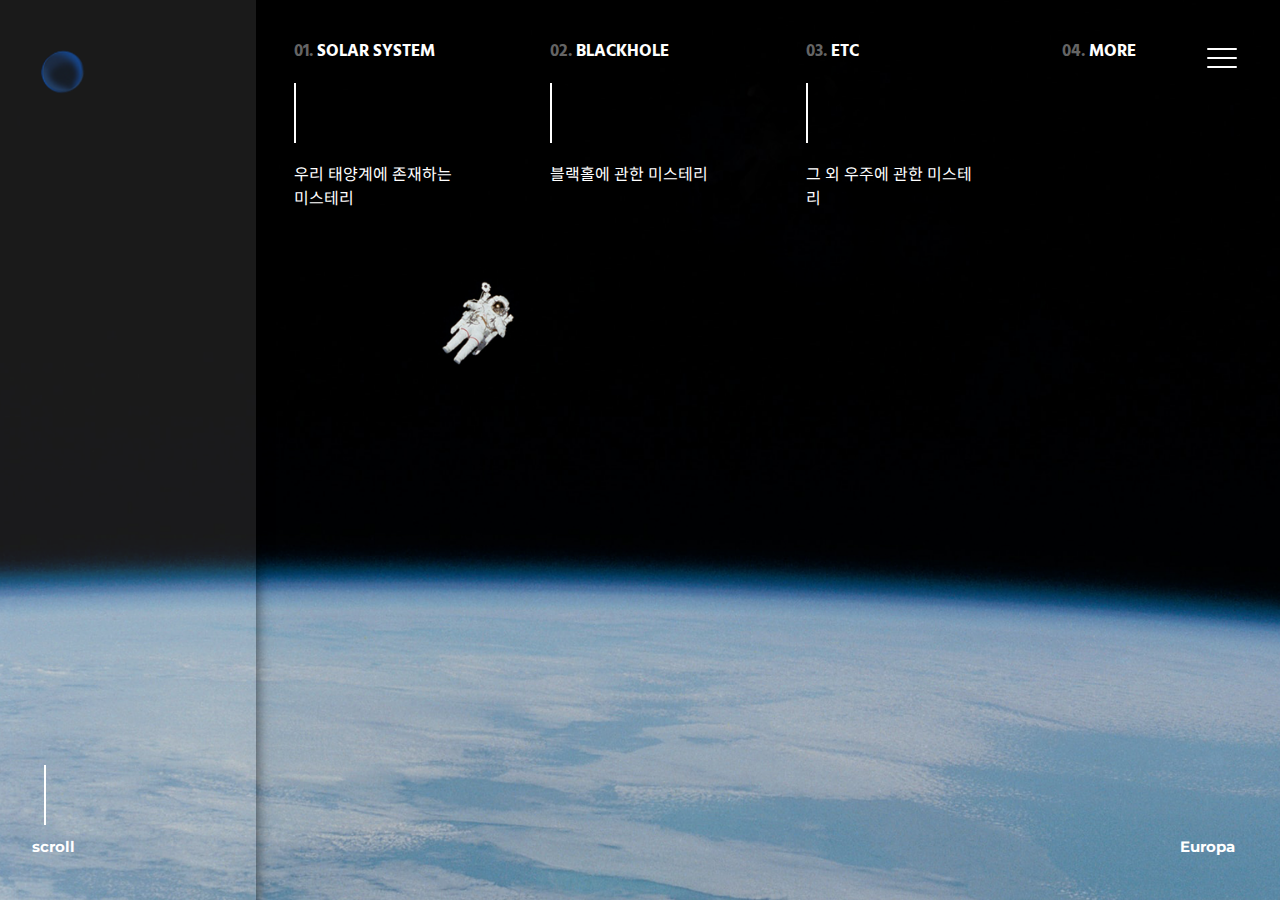
<file: index.html>
<!doctype html>
<html>
<head>
<meta charset="utf-8">
<meta name="viewport" content="width=device-width, initial-scale=1">
<title>Europa</title>
	
	<link rel="stylesheet" href="style.css">
	
	<link rel="preconnect" href="https://fonts.gstatic.com">
	<link href="https://fonts.googleapis.com/css2?family=Hind:wght@300;400&family=Montserrat:wght@400;500;700&family=Noto+Sans+KR:wght@300&display=swap" rel="stylesheet">
	
	<style>
        * {margin: 0; padding: 0;}
		
		input[id="menuicon"] {display:none;}
		input[id="menuicon"] + label {display:block;margin:30px;width:30px;height:20px;position:absolute;cursor:pointer; right: 1%; top: 2%; z-index: 99;}
		input[id="menuicon"] + label span {display:block;position:absolute;width:100%;height:2px;border-radius:30px;background:#fff;transition:all .35s;}
		input[id="menuicon"] + label span:nth-child(1) {top:0;}
		input[id="menuicon"] + label span:nth-child(2) {top:50%;transform:translateY(-50%);} /* 비슷하게 사용할 수 있는 style top:calc(50% - 2.5px); margin-top:-2.5px;*/
		input[id="menuicon"] + label span:nth-child(3) {bottom:0;}
		input[id="menuicon"]:checked + label {z-index:99;}
		input[id="menuicon"]:checked + label span {background:#fff;}
		input[id="menuicon"]:checked + label span:nth-child(1) {top:50%;transform:translateY(-50%) rotate(45deg);}
		input[id="menuicon"]:checked + label span:nth-child(2) {opacity:0;}
		input[id="menuicon"]:checked + label span:nth-child(3) {bottom:50%;transform:translateY(50%) rotate(-45deg);}
		div[class="sidebar"] {width:300px;height:100%;position:fixed;top:0;right:-300px;z-index:1;transition:all .35s; float: right;}
		input[id="menuicon"]:checked + label + div {right:0;}
		
		a:link {text-decoration: none; color: #fff;}
		a:visited {text-decoration: none; color: #fff;}
		a:active {text-decoration: none; color: #750000;}
		a:hover {text-decoration: none; color: #2170FF; transition:all .10s;}
	</style>
</head>

<body>
	<!--로고 부분-->
	<div class="navigation">
		<a href="index.html">
		<h1><img src="image/logo.png" alt="logo"></h1></a>
		<div class="vl2"></div>
		<h3>scroll</h3>
		<h4>Europa</h4>
		<input type="checkbox" id="menuicon">
			<label for="menuicon">
				<span></span>
				<span></span>
				<span></span>
			</label>
		<div class="sidebar">
				<a href="./html/solarsystem.html">01. SOLAR SYSTEM</a><br><br>
				<a href="./html/blackhole.html">02. BLACKHOLE</a><br><br>
				<a href="./html/etc.html">03. ETC</a><br><br>
				<a href="./html/more.html">04. MORE</a>
		</div>
	</div>
	<!--전체 큰 틀-->
	<div id="contents">
		<article class="article_box1"></article>
		
		<!--solar system 부분-->
		<article class="article_box2">
			<div id="box">
				<a href="./html/solarsystem.html">
				<p class="jemok"><span>01.</span> SOLAR SYSTEM</p></a><br>
				<br><div class="vl"></div>
				<div class="details">
					<p>우리 태양계에 존재하는 미스테리</p><br>
					<p2>오우무아무아</p2><br>
					<p2>오르트 구름</p2><br>
					<p2>제 9행성</p2><br>
					<p2>S5-HVS1</p2><br><br>
					<a href="./html/solarsystem.html"><p3>See More.</p3></a>
				</div>
			</div>
		</article>
		
		<!--2번쨰-->
		<article class="article_box3">
			<div id="box">
				<a href="./html/blackhole.html">
				<p class="jemok"><span>02.</span> BLACKHOLE</p></a><br>
				<br><div class="vl"></div>
				<div class="details">
					<p>블랙홀에 관한 미스테리</p><br>
					<p2>웜홀</p2><br>
					<p2>퀘이사</p2><br>
					<p2>사라진 블랙홀</p2><br><br>
					<a href="./html/blackhole.html"><p3>See More.</p3></a>
				</div>
			</div>
		</article>
		
		<!--3번쨰-->
		<article class="article_box4">
			<div id="box">
				<a href="./html/etc.html">
				<p class="jemok"><span>03.</span> ETC</p></a><br>
				<br><div class="vl"></div>
				<div class="details">
					<p>그 외 우주에 관한 미스테리</p><br>
					<p2>HD 139139</p2><br>
					<p2>태비의 별: KIC 8462852</p2><br>
					<p2>IRAS 00500+6713</p2><br>
					<p2>므두셀라</p2><br><br>
					<a href="./html/etc.html"><p3>See More.</p3></a>
				</div>
			</div>
		</article>
		
		<!--4번쨰-->
		<article class="article_box5">
			<div id="box">
				<a href="./html/more.html">
				<p class="jemok"><span>04.</span> MORE</p></a><br>
			</div>
		</article>
	</div>
</body>
</html>
</file>
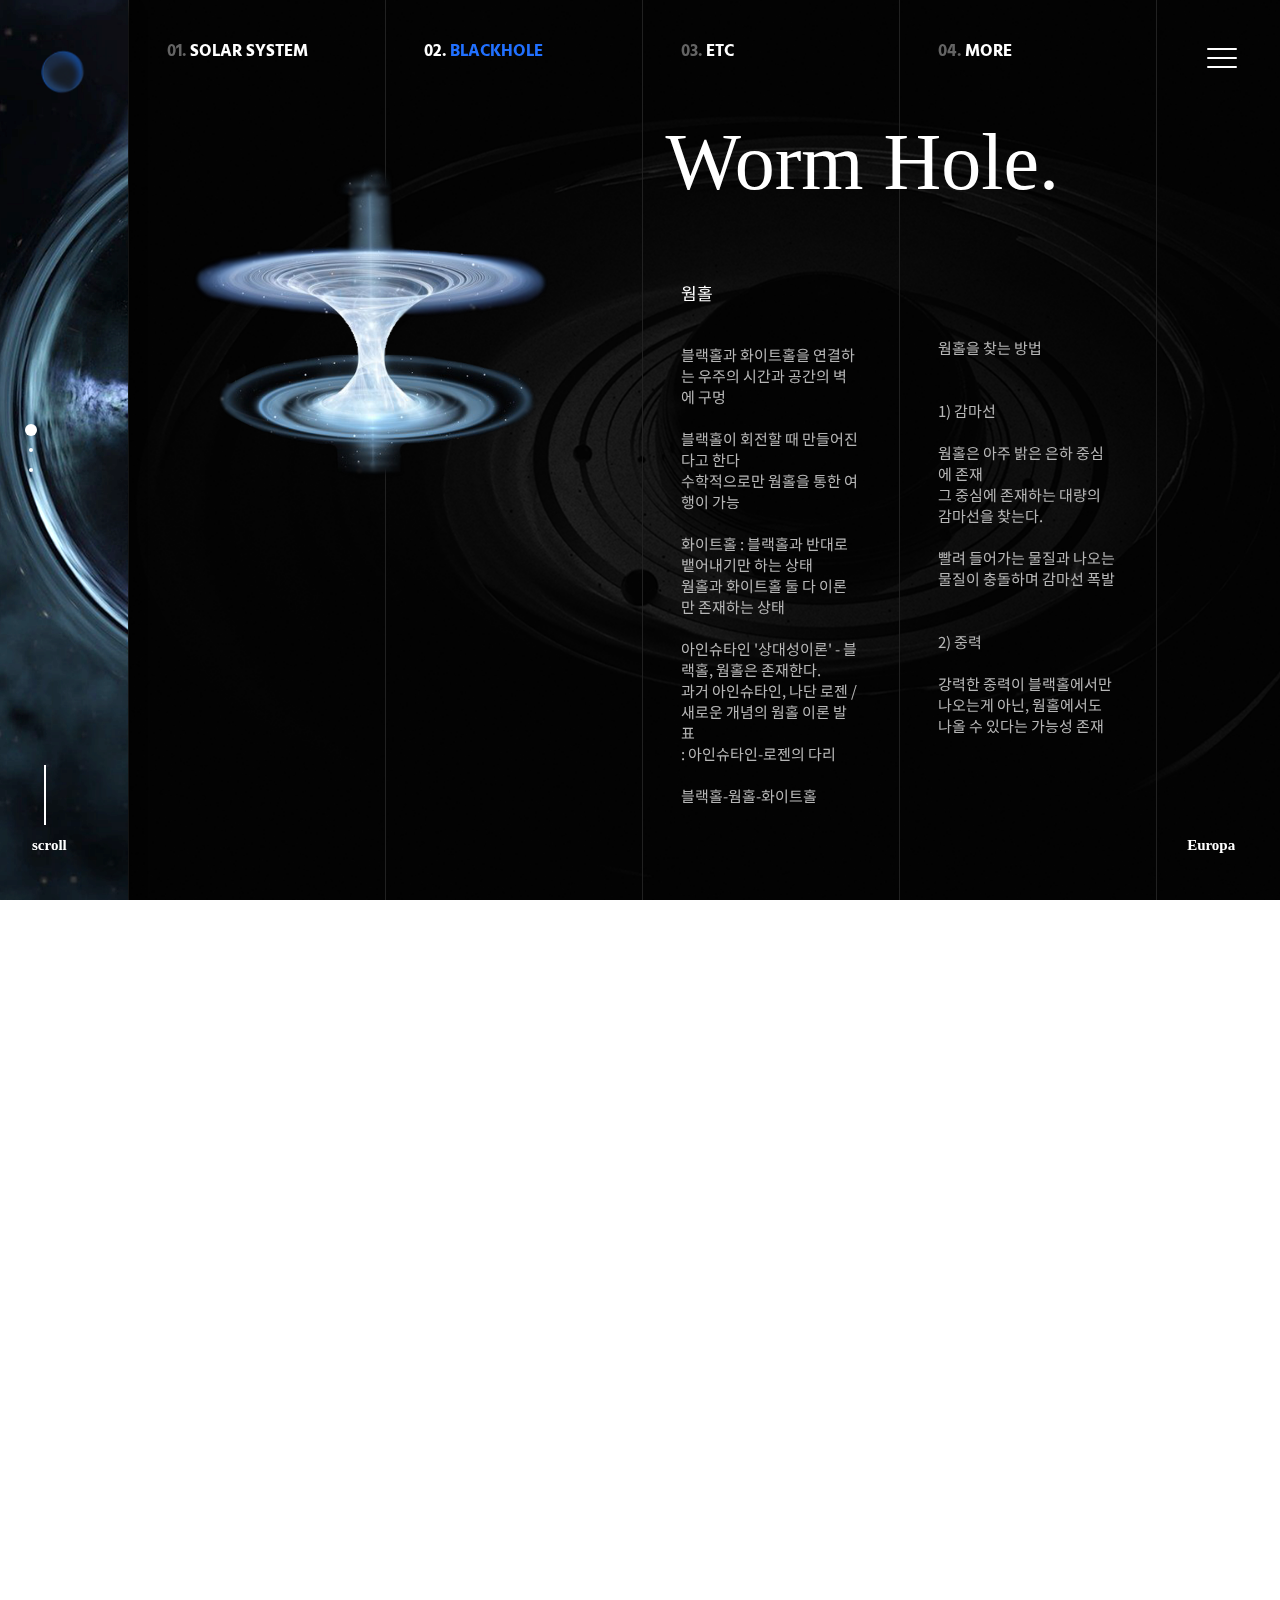
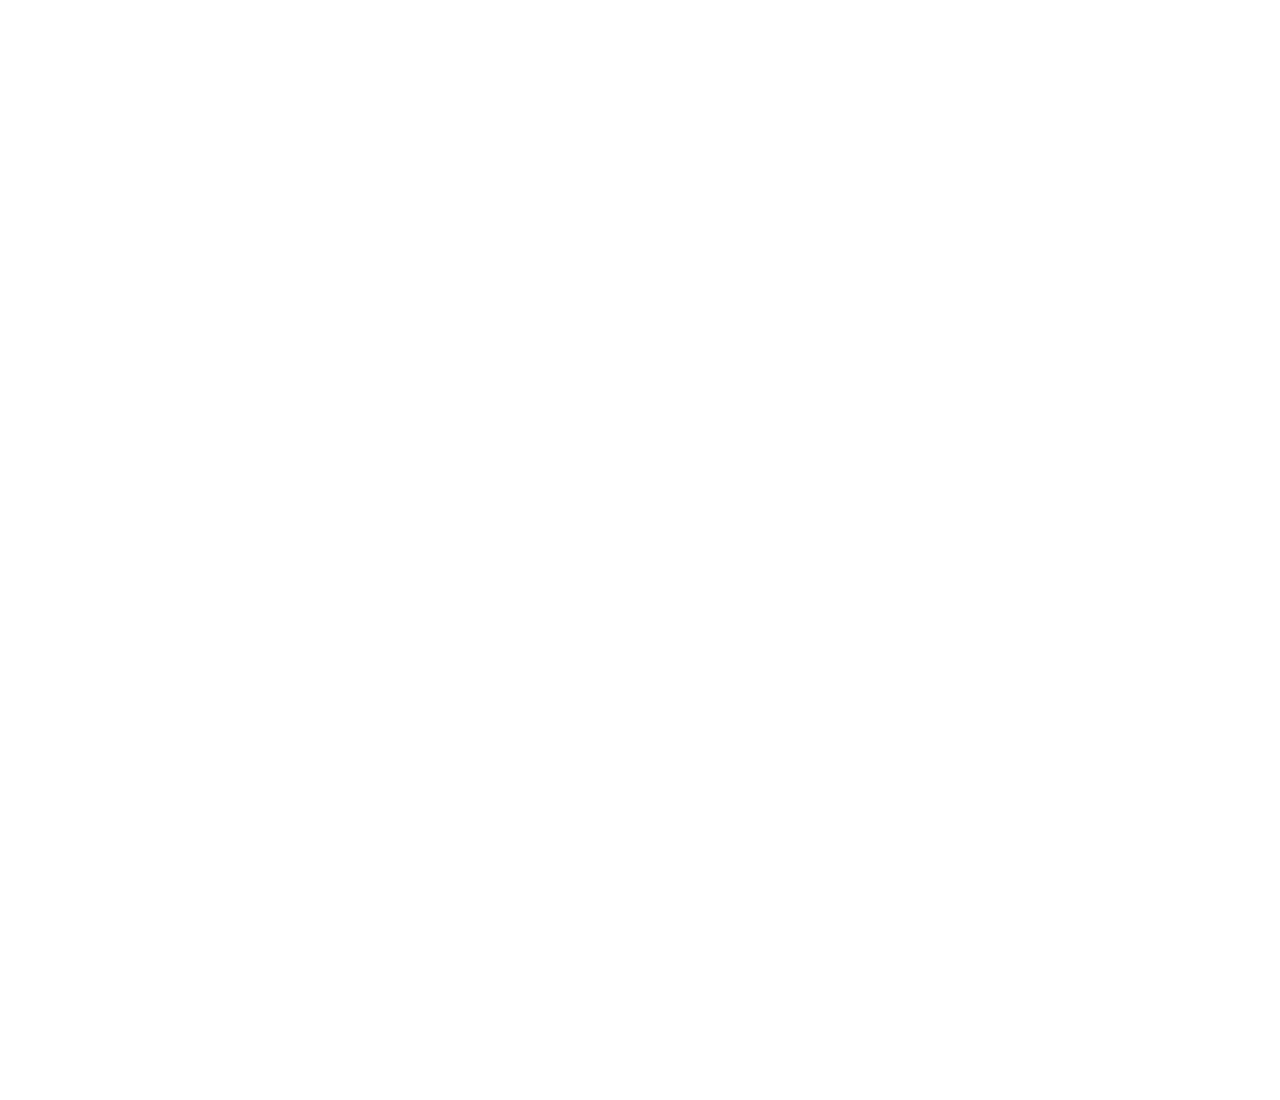
<file: html/blackhole.html>
<!doctype html>
<html>
<head>
<meta charset="utf-8">
<meta name="viewport" content="width=device-width, initial-scale=1">
	
<title>Blackhole</title>
	
	<link rel="stylesheet" href="../css/style3.css">
	
	<link rel="stylesheet" href="../js/fullpage.min.css">
	<script src="../js/fullpage.min.js"></script>
	
	<link rel="preconnect" href="https://fonts.gstatic.com">
	<link href="https://fonts.googleapis.com/css2?family=Hind:wght@300;400&family=Montserrat:wght@400;500;700&family=Noto+Sans+KR:wght@300&display=swap" rel="stylesheet">
	
	<style>
        * {margin: 0; padding: 0;}
		
		input[id="menuicon"] {display:none;}
		input[id="menuicon"] + label {display:block;margin:30px;width:30px;height:20px;position:absolute;cursor:pointer; right: 1%; top: 2%; z-index: 99;}
		input[id="menuicon"] + label span {display:block;position:absolute;width:100%;height:2px;border-radius:30px;background:#fff;transition:all .35s;}
		input[id="menuicon"] + label span:nth-child(1) {top:0;}
		input[id="menuicon"] + label span:nth-child(2) {top:50%;transform:translateY(-50%);} /* 비슷하게 사용할 수 있는 style top:calc(50% - 2.5px); margin-top:-2.5px;*/
		input[id="menuicon"] + label span:nth-child(3) {bottom:0;}
		input[id="menuicon"]:checked + label {z-index:99;}
		input[id="menuicon"]:checked + label span {background:#fff;}
		input[id="menuicon"]:checked + label span:nth-child(1) {top:50%;transform:translateY(-50%) rotate(45deg);}
		input[id="menuicon"]:checked + label span:nth-child(2) {opacity:0;}
		input[id="menuicon"]:checked + label span:nth-child(3) {bottom:50%;transform:translateY(50%) rotate(-45deg);}
		div[class="sidebar"] {width:300px;height:100%;position:fixed;top:0;right:-300px;z-index:1;transition:all .35s; float: right;}
		input[id="menuicon"]:checked + label + div {right:0;}
		
		a:link {text-decoration: none; color: #fff;}
		a:visited {text-decoration: none; color: #fff;}
		a:active {text-decoration: none; color: #750000;}
		a:hover {text-decoration: none; color: #2170FF; transition:all .10s;}
	</style>
</head>

<body>
	<!--로고 부분-->
	<div class="navigation">
		<a href="../index.html">
		<h1><img src="../image/logo.png" alt="logo"></h1></a>
		<div class="vl2"></div>
		<h3>scroll</h3>
		<h4>Europa</h4>
		<input type="checkbox" id="menuicon">
			<label for="menuicon">
				<span></span>
				<span></span>
				<span></span>
			</label>
		<div class="sidebar">
			<a href="./solarsystem.html">01. SOLAR SYSTEM</a><br><br>
			<a href="./blackhole.html">02. BLACKHOLE</a><br><br>
			<a href="./etc.html">03. ETC</a><br><br>
			<a href="./more.html">04. MORE</a>
		</div>
	</div>
	<!--전체 큰 틀-->
	<div id="full-page">
		
		<!--11111111111111111111111111111111111111111111-->
		<div class="section s0">
	<div id="contents">
		<article class="article_box1">
			<img src="../image/05_1.png" alt="01_1">
		</article>
		
		<!--2번째-->
		<article class="article_box2">
			<div id="box">
				<a href="./solarsystem.html">
				<p class="jemok"><span>01.</span> SOLAR SYSTEM</p></a><br>
			</div>
		</article>
		
		<!--3번쨰-->
		<article class="article_box3">
			<div id="box">
				<a href="">
				<p class="jemok1"><span>02.</span> BLACKHOLE</p></a><br>
			</div>
		</article>
		
		<!--4번쨰-->
		<article class="article_box4">
			<div id="box">
				<a href="./etc.html">
				<p class="jemok"><span>03.</span> ETC</p></a><br>
				<div class="details">
					<p>웜홀</p><br>
					<p2>
					<br>블랙홀과 화이트홀을 연결하는 우주의 시간과 공간의 벽에 구멍
				<br><br>블랙홀이 회전할 때 만들어진다고 한다
					<br>수학적으로만 웜홀을 통한 여행이 가능
				<br><br>화이트홀 : 블랙홀과 반대로 뱉어내기만 하는 상태
					<br>웜홀과 화이트홀 둘 다 이론만 존재하는 상태
				<br><br>아인슈타인 '상대성이론' - 블랙홀, 웜홀은 존재한다.
					<br>과거 아인슈타인, 나단 로젠 / 새로운 개념의 웜홀 이론 발표
					<br>: 아인슈타인-로젠의 다리
				<br><br>블랙홀-웜홀-화이트홀 
					</p2>
				</div>
			</div>
		</article>
		
		<!--5번쨰-->
		<article class="article_box5">
			<div id="box">
				<a href="./more.html">
				<p class="jemok"><span>04.</span> MORE</p></a><br>
				<div class="details2">
				<p2>
					<br>웜홀을 찾는 방법
				<br><br><br>1) 감마선 
				<br><br>웜홀은 아주 밝은 은하 중심에 존재
					<br>그 중심에 존재하는 대량의 감마선을 찾는다.
				<br><br>빨려 들어가는 물질과 나오는 물질이 충돌하며 감마선 폭발
				<br><br>
					<br>2) 중력
				<br><br>강력한 중력이 블랙홀에서만 나오는게 아닌, 웜홀에서도 나올 수 있다는 가능성 존재
					</p2>
				</div>
			</div>
		</article>
		
		<!--6번쨰-->
		<article class="article_box6"></article>
		
		<!--박스들 위-->
		<article class="up">
			<div id="more">
				<p1>Worm Hole.</p1>
				<img src="../image/05_wormhole.png" alt="gugu" style="max-width:28%; height:auto;"/>
			</div>
		</article>
		
		
	</div>
		</div>
		
		<!--2222222222222222222222222222222222222222222-->
		<div class="section s1">
	<div id="contents">
		<article class="article_box1">
			<img src="../image/06_1.png" alt="06_1">
		</article>
		
		<!--2번째-->
		<article class="article_box2">
			<div id="box">
				<a href="./solarsystem.html">
				<p class="jemok"><span>01.</span> SOLAR SYSTEM</p></a><br>
			</div>
		</article>
		
		<!--3번쨰-->
		<article class="article_box3">
			<div id="box">
				<a href="">
				<p class="jemok1"><span>02.</span> BLACKHOLE</p></a><br>
			</div>
		</article>
		
		<!--4번쨰-->
		<article class="article_box4">
			<div id="box">
				<a href="./etc.html">
				<p class="jemok"><span>03.</span> ETC</p></a><br>
				<div class="details">
					<p>퀘이사</p><br>
					<p2>
					<br>가시 우주에서 가장 밝은 천체 중 하나
					<br>먼 곳에 있는 활동 은하 핵의 일종
				<br><br>현재 우리가 관측하는 퀘이사는 과거의 모습
					<br>(멀리 떨어진 천체일수록, 빛이 우리 눈에 도달하는데 시간이 걸림)
				<br><br>빅뱅 우주론의 유력한 증거
					<br>최근으로 올수록 퀘이사가 적게 발견 
					<br>: 과거 우주와 현재 우주가 밀도 등의 면에서 달랐다는 사실
				<br><br>우주 초기에 비해 환경이 변하자 활동성을 잃음
					</p2>
				</div>
			</div>
		</article>
		
		<!--5번쨰-->
		<article class="article_box5">
			<div id="box">
				<a href="">
				<p class="jemok"><span>04.</span> MORE</p></a><br>
				<div class="details2">
				<p2>
					<br>퀘이사의 에너지원은 초대질량 블랙홀
				<br><br>빠른 속도로 주변 먼지와 가스를 집어 삼킨다.
					<br>(초신성 - 중성자별, 백색왜성 등)
					<br>ULAS J1120+0641
				<br><br>: 현재까지 발견된 퀘이사 중 가장 먼 거리에 존재
				<br><br>태양의 20억배 질량을 가진 블랙홀이 에너지원
				<br><br>UL.27이라는 초거대 퀘이사군도 존재
					<br>사자자리 부근에서 발견
					</p2>
				</div>
			</div>
		</article>
		
		<!--6번쨰-->
		<article class="article_box6"></article>
		
		<!--박스들 위-->
		<article class="up">
			<div id="more">
				<p1>Quasar.</p1>
				<img src="../image/06_quasar.jpg" alt="gugu" style="max-width:28%; height:auto;"/>
			</div>
		</article>
		
		
	</div>
		</div>
		
		
		<!--33333333333333333333333333333333333333333-->
		<div class="section s2">
	<div id="contents">
		<article class="article_box1">
			<img src="../image/07_1.png" alt="07_1">
		</article>
		
		<!--2번째-->
		<article class="article_box2">
			<div id="box">
				<a href="./solarsystem.html">
				<p class="jemok"><span>01.</span> SOLAR SYSTEM</p></a><br>
			</div>
		</article>
		
		<!--3번쨰-->
		<article class="article_box3">
			<div id="box">
				<a href="">
				<p class="jemok1"><span>02.</span> BLACKHOLE</p></a><br>
			</div>
		</article>
		
		<!--4번쨰-->
		<article class="article_box4">
			<div id="box">
				<a href="./etc.html">
				<p class="jemok"><span>03.</span> ETC</p></a><br>
				<div class="details">
					<p>사라진 블랙홀</p><br>
					<p2>
					<br>지금까지 발견된 모든 은하 중 가장 밝은 중심 핵
					<br>: 중심에 초거대 블랙홀이 있을 것이라 추측
				<br><br>존재한다면 현재 가장 큰 블랙홀인 TON 618보다 더 클 것으로 추측
				<br><br>하지만 관측할 수 없었음
					<br>: 블랙홀이 사라졌을 가능성
				<br><br>두 은하의 결합 - 에너지 폭발 - 블랙홀을 은하 중심에서 밀어냄
					</p2>
				</div>
			</div>
		</article>
		
		<!--5번쨰-->
		<article class="article_box5">
			<div id="box">
				<a href="">
				<p class="jemok"><span>04.</span> MORE</p></a><br>
				<div class="details2">
				<p2>
					</p2>
				</div>
			</div>
		</article>
		
		<!--6번쨰-->
		<article class="article_box6"></article>
		
		<!--박스들 위-->
		<article class="up">
			<div id="more">
				<p1>Abell 2261 BCG.</p1>
				<img src="../image/07_abell.png" alt="gugu" style="max-width:28%; height:auto;"/>
			</div>
		</article>
	</div>
		</div>
	</div>
	
	
	<!--동글이 부분-->
	<script>
	new fullpage('#full-page', {
		licenseKey: 'OPEN-SOURCE-GPLV3-LICENSE',
		navigation: true,
		navigationPosition: 'left',
		navigationTooltips: ['웜홀','퀘이사','사라진 블랙홀']
	});
	</script>
	
</body>
</html>
</file>
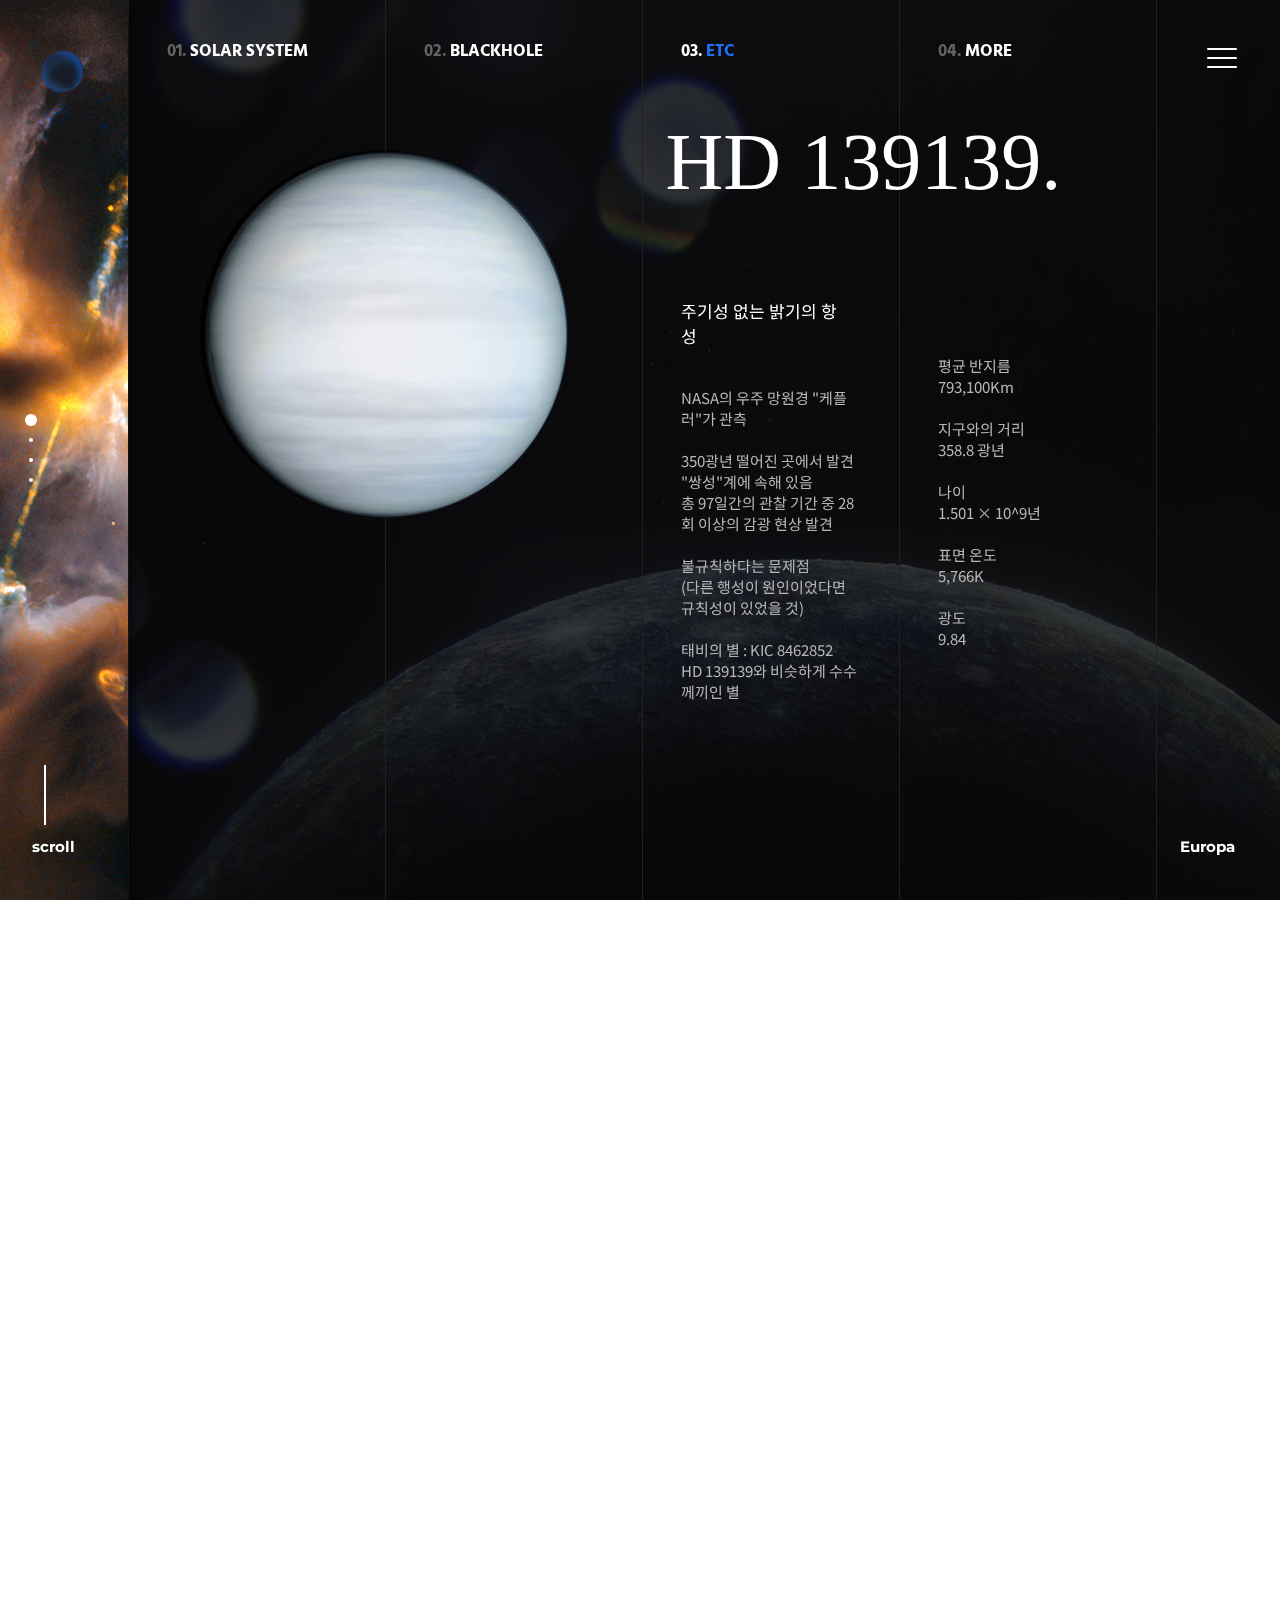
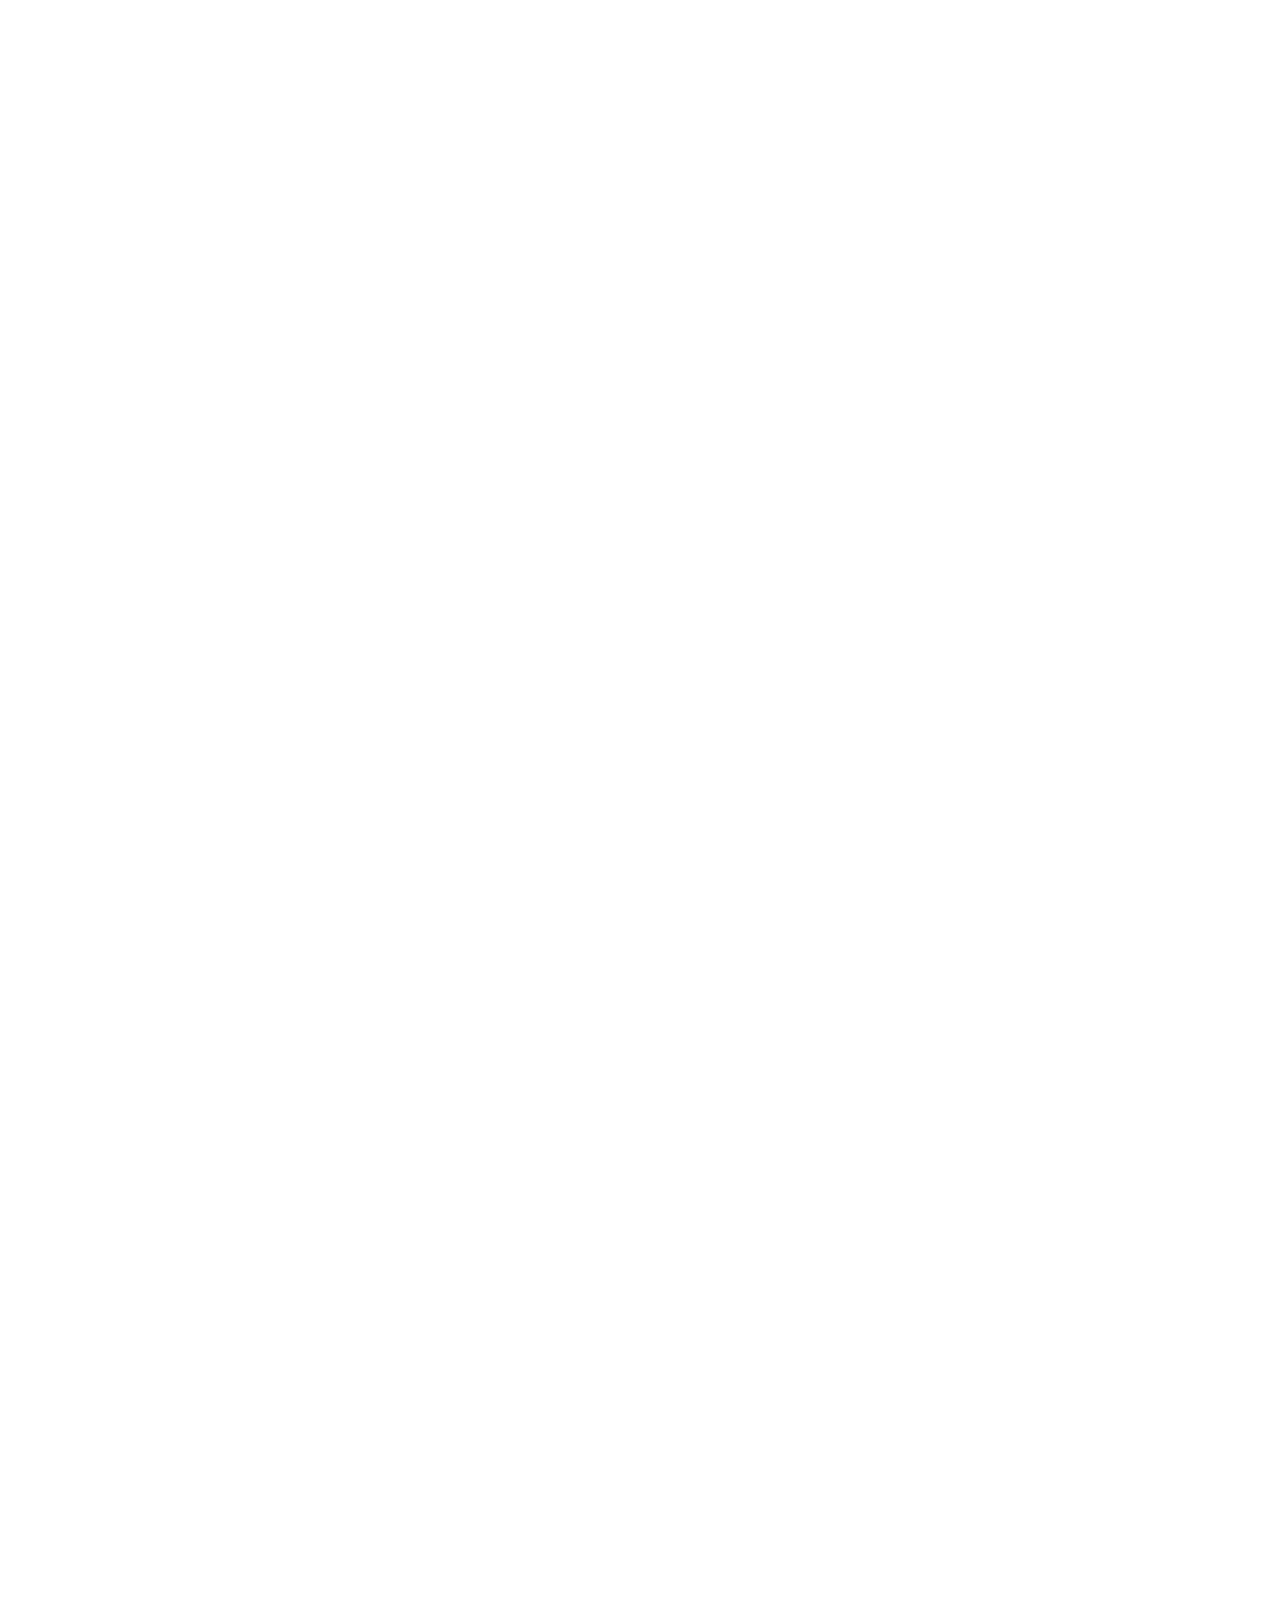
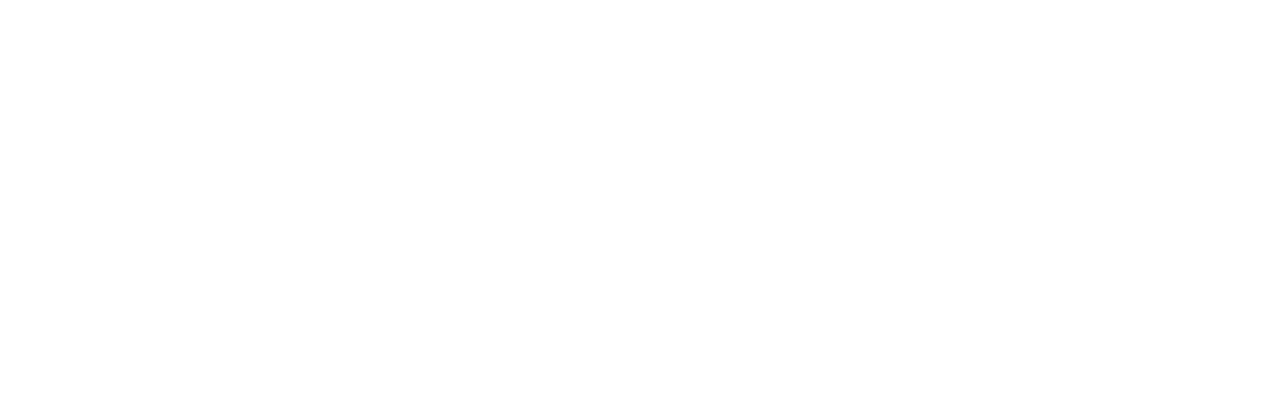
<file: html/etc.html>
<!doctype html>
<html>
<head>
<meta charset="utf-8">
<meta name="viewport" content="width=device-width, initial-scale=1">
<title>SolarSystem</title>
	
	<link rel="stylesheet" href="../css/style4.css">
	
	<link rel="stylesheet" href="../js/fullpage.min.css">
	<script src="../js/fullpage.min.js"></script>
	
	<link rel="preconnect" href="https://fonts.gstatic.com">
	<link href="https://fonts.googleapis.com/css2?family=Hind:wght@300;400&family=Montserrat:wght@400;500;700&family=Noto+Sans+KR:wght@300&display=swap" rel="stylesheet">
	
	<style>
        * {margin: 0; padding: 0;}
		
		input[id="menuicon"] {display:none;}
		input[id="menuicon"] + label {display:block;margin:30px;width:30px;height:20px;position:absolute;cursor:pointer; right: 1%; top: 2%; z-index: 99;}
		input[id="menuicon"] + label span {display:block;position:absolute;width:100%;height:2px;border-radius:30px;background:#fff;transition:all .35s;}
		input[id="menuicon"] + label span:nth-child(1) {top:0;}
		input[id="menuicon"] + label span:nth-child(2) {top:50%;transform:translateY(-50%);} /* 비슷하게 사용할 수 있는 style top:calc(50% - 2.5px); margin-top:-2.5px;*/
		input[id="menuicon"] + label span:nth-child(3) {bottom:0;}
		input[id="menuicon"]:checked + label {z-index:99;}
		input[id="menuicon"]:checked + label span {background:#fff;}
		input[id="menuicon"]:checked + label span:nth-child(1) {top:50%;transform:translateY(-50%) rotate(45deg);}
		input[id="menuicon"]:checked + label span:nth-child(2) {opacity:0;}
		input[id="menuicon"]:checked + label span:nth-child(3) {bottom:50%;transform:translateY(50%) rotate(-45deg);}
		div[class="sidebar"] {width:300px;height:100%;position:fixed;top:0;right:-300px;z-index:1;transition:all .35s; float: right;}
		input[id="menuicon"]:checked + label + div {right:0;}
		
		a:link {text-decoration: none; color: #fff;}
		a:visited {text-decoration: none; color: #fff;}
		a:active {text-decoration: none; color: #750000;}
		a:hover {text-decoration: none; color: #2170FF; transition:all .10s;}
	</style>
</head>

<body>
	<!--로고 부분-->
	<div class="navigation">
		<a href="../index.html">
		<h1><img src="../image/logo.png" alt="logo"></h1></a>
		<div class="vl2"></div>
		<h3>scroll</h3>
		<h4>Europa</h4>
		<input type="checkbox" id="menuicon">
			<label for="menuicon">
				<span></span>
				<span></span>
				<span></span>
			</label>
		<div class="sidebar">
			<a href="./solarsystem.html">01. SOLAR SYSTEM</a><br><br>
			<a href="./blackhole.html">02. BLACKHOLE</a><br><br>
			<a href="./etc.html">03. ETC</a><br><br>
			<a href="./more.html">04. MORE</a>
		</div>
	</div>
	<!--전체 큰 틀-->
	<div id="full-page">
		
		<!--11111111111111111111111111111111111111111111-->
		<div class="section s0">
	<div id="contents">
		<article class="article_box1">
			<img src="../image/08_1.png" alt="08_1">
		</article>
		
		<!--2번째-->
		<article class="article_box2">
			<div id="box">
				<a href="./solarsystem.html">
				<p class="jemok"><span>01.</span> SOLAR SYSTEM</p></a><br>
			</div>
		</article>
		
		<!--3번쨰-->
		<article class="article_box3">
			<div id="box">
				<a href="./blackhole.html">
				<p class="jemok"><span>02.</span> BLACKHOLE</p></a><br>
			</div>
		</article>
		
		<!--4번쨰-->
		<article class="article_box4">
			<div id="box">
				<a href="./etc.html">
				<p class="jemok1"><span>03.</span> ETC</p></a><br>
				<div class="details">
					<p>주기성 없는 밝기의 항성</p><br>
					<p2>
					<br>NASA의 우주 망원경 "케플러"가 관측
				<br><br>350광년 떨어진 곳에서 발견
					<br>"쌍성"계에 속해 있음
					<br>총 97일간의 관찰 기간 중 28회 이상의 감광 현상 발견 
				<br><br>불규칙하다는 문제점
					<br>(다른 행성이 원인이었다면 규칙성이 있었을 것) 
				<br><br>태비의 별 : KIC 8462852
					<br>HD 139139와 비슷하게 수수께끼인 별
					</p2>
				</div>
			</div>
		</article>
		
		<!--5번쨰-->
		<article class="article_box5">
			<div id="box">
				<a href="./more.html">
				<p class="jemok"><span>04.</span> MORE</p></a><br>
				<div class="details2">
				<p2>
					<br>평균 반지름
					<br>793,100Km
					<br><br>지구와의 거리
					<br>358.8 광년
				<br><br>나이
					<br>1.501 × 10^9년
				<br><br>표면 온도
					<br>5,766K
				<br><br>광도
					<br>9.84
					</p2>
				</div>
			</div>
		</article>
		
		<!--6번쨰-->
		<article class="article_box6"></article>
		
		<!--박스들 위-->
		<article class="up">
			<div id="more">
				<p1>HD 139139.</p1>
				<img src="../image/08_hd.png" alt="gugu" style="max-width:30%; height:auto;"/>
			</div>
		</article>
		
		
	</div>
		</div>
		
		<!--2222222222222222222222222222222222222222222-->
		<div class="section s1">
	<div id="contents">
		<article class="article_box1">
			<img src="../image/09_1.png" alt="09_1">
		</article>
		
		<!--2번째-->
		<article class="article_box2">
			<div id="box">
				<a href="./solarsystem.html">
				<p class="jemok"><span>01.</span> SOLAR SYSTEM</p></a><br>
			</div>
		</article>
		
		<!--3번쨰-->
		<article class="article_box3">
			<div id="box">
				<a href="./blackhole.html">
				<p class="jemok"><span>02.</span> BLACKHOLE</p></a><br>
			</div>
		</article>
		
		<!--4번쨰-->
		<article class="article_box4">
			<div id="box">
				<a href="./etc.html">
				<p class="jemok1"><span>03.</span> ETC</p></a><br>
				<div class="details">
					<p>태비의 별</p><br>
					<p2>
					<br>외계의 거대 구조물이라는 가설이 있었다
					<br>: 다이슨 스피어
				<br><br>빛이 줄어드는 양과 불규칙성 존재 (불규칙적으로 어두워짐)
					<br>: 고체 형태의 물제가 아니라는 것을 의미
				<br><br>태비의 별에서 약 880AU 떨어진 곳에서 별 발견
					<br>KIC 8462852 B
				<br><br>: 원래 쌍성일 가능성 유력
					<br>이런 불규칙성을 띈 별들이 약 21개정도 더 존재하고 있다
					</p2>
				</div>
			</div>
		</article>
		
		<!--5번쨰-->
		<article class="article_box5">
			<div id="box">
				<a href="">
				<p class="jemok"><span>04.</span> MORE</p></a><br>
				<div class="details2">
				<p2>
					<br>평균 반지름
					<br>1,099,700Km
					<br><br>지구와의 거리
					<br>1,468 광년
				<br><br>질량
					<br>2.844 × 10^30kg (1.43 M☉)
				<br><br>표면 온도
					<br>6,750K
				<br><br>광도
					<br>10.499
				<br><br>별자리
					<br>백조자리
				</p2>
				</div>
			</div>
		</article>
		
		<!--6번쨰-->
		<article class="article_box6"></article>
		
		<!--박스들 위-->
		<article class="up">
			<div id="more">
				<p1>KIC 8462852.</p1>
				<img src="../image/09_kic.png" alt="gugu" style="max-width:30%; height:auto;"/>
			</div>
		</article>
		
		
	</div>
		</div>
		
		
		<!--33333333333333333333333333333333333333333-->
		<div class="section s2">
	<div id="contents">
		<article class="article_box1">
			<img src="../image/10_1.png" alt="10_1">
		</article>
		
		<!--2번째-->
		<article class="article_box2">
			<div id="box">
				<a href="./solarsystem.html">
				<p class="jemok"><span>01.</span> SOLAR SYSTEM</p></a><br>
			</div>
		</article>
		
		<!--3번쨰-->
		<article class="article_box3">
			<div id="box">
				<a href="./blackhole.html">
				<p class="jemok"><span>02.</span> BLACKHOLE</p></a><br>
			</div>
		</article>
		
		<!--4번쨰-->
		<article class="article_box4">
			<div id="box">
				<a href="./etc.html">
				<p class="jemok1"><span>03.</span> ETC</p></a><br>
				<div class="details">
					<p>이론상 존재할 수 없는 별</p><br>
					<p2>
					<br>녹색빛의 성운
					<br>초신성의 흔적이라 생각했지만, 
					<br>백색왜성이 파괴되지 않았음을 발견
				<br><br>기존 백색 왜성보다 더 빛나며 대량의 X선 방출
					<br>: 백색 왜성의 한계치보다 1.4배 높을 것으로 추정
				<br><br>이론과 맞지 않아 논란이 생김(찬드라세카르 한계)
					<br>: 더 무거우면 자체 중력에 의해 중성자 또는 블랙홀로 붕괴
				<br><br>산소, 네온 백색 왜성 + 탄소, 산소 백색 왜성 = 재탄생
					</p2>
				</div>
			</div>
		</article>
		
		<!--5번쨰-->
		<article class="article_box5">
			<div id="box">
				<a href="">
				<p class="jemok"><span>04.</span> MORE</p></a><br>
				<div class="details2">
				<p2>
					</p2>
				</div>
			</div>
		</article>
		
		<!--6번쨰-->
		<article class="article_box6"></article>
		
		<!--박스들 위-->
		<article class="up">
			<div id="more">
				<p1>IRAS 00500+6713.</p1>
				<img src="../image/10_iras.jpg" alt="gugu" style="max-width:28%; height:auto;"/>
			</div>
		</article>
	</div>
		</div>
		
		
		<!--44444444444444444444444444444444444444444-->
		<div class="section s3">
	<div id="contents">
		<article class="article_box1">
			<img src="../image/11_1.png" alt="11_1">
		</article>
		
		<!--2번째-->
		<article class="article_box2">
			<div id="box">
				<a href="./solarsystem.html">
				<p class="jemok"><span>01.</span> SOLAR SYSTEM</p></a><br>
			</div>
		</article>
		
		<!--3번쨰-->
		<article class="article_box3">
			<div id="box">
				<a href="./blackhole.html">
				<p class="jemok"><span>02.</span> BLACKHOLE</p></a><br>
			</div>
		</article>
		
		<!--4번쨰-->
		<article class="article_box4">
			<div id="box">
				<a href="./etc.html">
				<p class="jemok1"><span>03.</span> ETC</p></a><br>
				<div class="details">
					<p>므두셀라 (HD 140283)</p><br>
					<p2>
					<br>"빅뱅 이전부터 존재한 별"
				<br><br>빅뱅으로 인한 우주 나이는 약 138억년
					<br>이 우주 나이보다 므두셀라가 더 오래된 별이라는 결과
				<br><br>므두셀라의 나이 : 약 145억년 
					<br>현재까지 관측된 별들 중 가장 나이 많은 별
				<br><br>철의 함유량이 매우 적음
					<br>철이 우주에서 흔한 물질이 되기 이전에 형성
				<br><br>빅뱅 이론에 대한 의문점
					</p2>
				</div>
			</div>
		</article>
		
		<!--5번쨰-->
		<article class="article_box5">
			<div id="box">
				<a href="">
				<p class="jemok"><span>04.</span> MORE</p></a><br>
				<div class="details2">
				<p2>
					<br>절대등급
					<br>약 3.38등급
					<br><br>속도
					<br>약 169.0 km/s
				<br><br>표면온도
					<br>약 5777 ± 55
					<br>거리
					<br>약 190.15±1.57 광년
				<br><br>대기 성분
					<br>산소
					<br>질소
					</p2>
				</div>
			</div>
		</article>
		
		<!--6번쨰-->
		<article class="article_box6"></article>
		
		<!--박스들 위-->
		<article class="up">
			<div id="more">
				<p1>Methuselah.</p1>
				<img src="../image/11_mdsl.jpg" alt="gugu" style="max-width:28%; height:auto;"/>
			</div>
		</article>
	</div>
		</div>
		
		
		
		
	</div>
	
	<!--동글이 부분-->
	<script>
	new fullpage('#full-page', {
		licenseKey: 'OPEN-SOURCE-GPLV3-LICENSE',
		navigation: true,
		navigationPosition: 'left',
		navigationTooltips: ['HD 139139','태비의 별','IRAS 00500+6713','므두셀라']
	});
	</script>
	
</body>
</html>
</file>
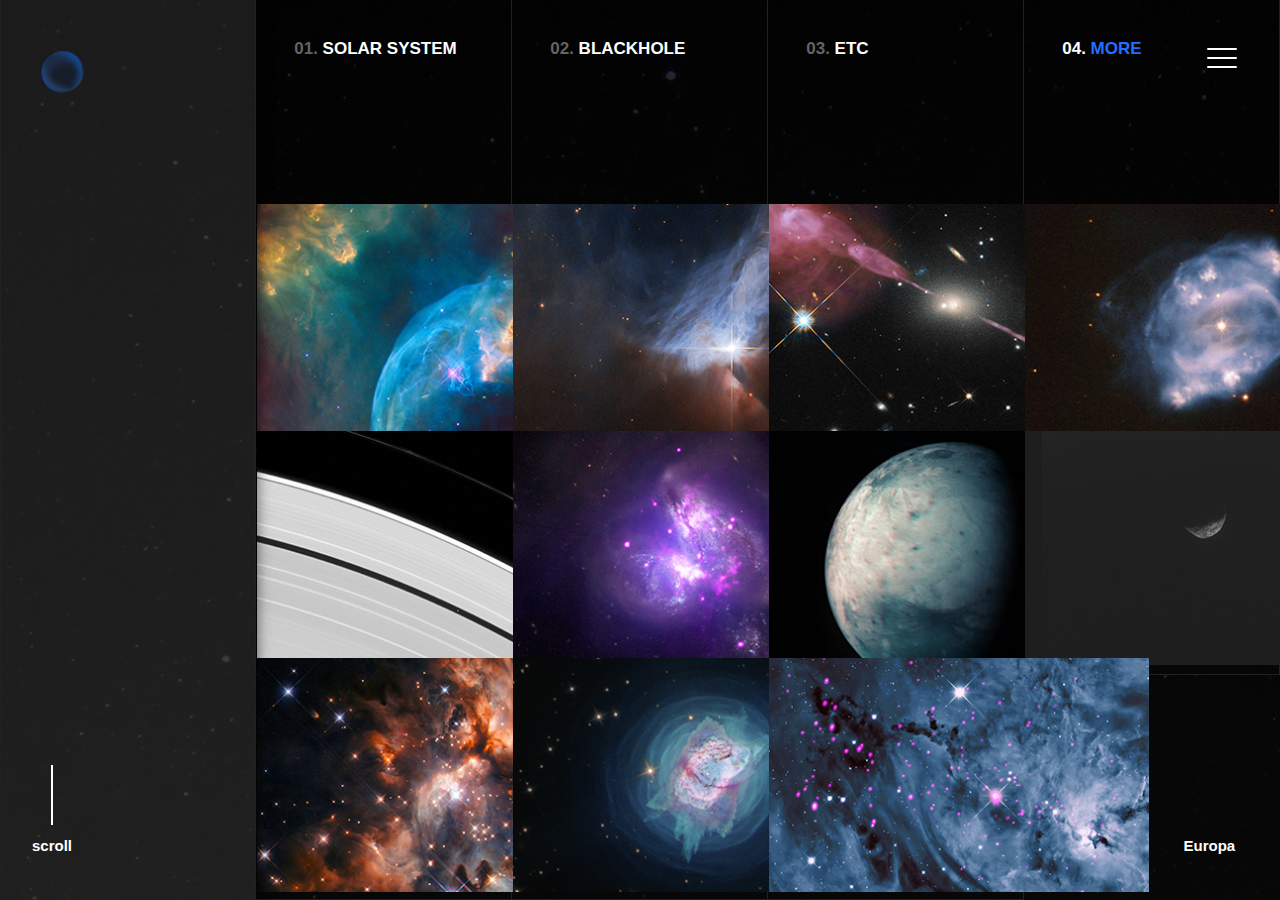
<file: html/more.html>
<!DOCTYPE html>
<html>

<head>
  <meta charset="UTF-8">
  <meta name="viewport" content="width=device-width, initial-scale=1.0">
  <meta http-equiv="X-UA-Compatible" content="ie=edge">
  <title>Gallery</title>
	
	 <link rel="stylesheet" href="../css/style6.css">
		
		<!--사이드 바-->
		<style>
        * {margin: 0; padding: 0;}
		
		input[id="menuicon"] {display:none;}
		input[id="menuicon"] + label {display:block;margin:30px;width:30px;height:20px;position:absolute;cursor:pointer; right: 1%; top: 2%; z-index: 99;}
		input[id="menuicon"] + label span {display:block;position:absolute;width:100%;height:2px;border-radius:30px;background:#fff;transition:all .35s;}
		input[id="menuicon"] + label span:nth-child(1) {top:0;}
		input[id="menuicon"] + label span:nth-child(2) {top:50%;transform:translateY(-50%);} /* 비슷하게 사용할 수 있는 style top:calc(50% - 2.5px); margin-top:-2.5px;*/
		input[id="menuicon"] + label span:nth-child(3) {bottom:0;}
		input[id="menuicon"]:checked + label {z-index:99;}
		input[id="menuicon"]:checked + label span {background:#fff;}
		input[id="menuicon"]:checked + label span:nth-child(1) {top:50%;transform:translateY(-50%) rotate(45deg);}
		input[id="menuicon"]:checked + label span:nth-child(2) {opacity:0;}
		input[id="menuicon"]:checked + label span:nth-child(3) {bottom:50%;transform:translateY(50%) rotate(-45deg);}
		div[class="sidebar"] {width:300px;height:100%;position:fixed;top:0;right:-300px;z-index:95;transition:all .35s; float: right;}
		input[id="menuicon"]:checked + label + div {right:0;}
		
		a:link {text-decoration: none; color: #fff;}
		a:visited {text-decoration: none; color: #fff;}
		a:active {text-decoration: none; color: #750000;}
		a:hover {text-decoration: none; color: #2170FF; transition:all .10s;}
		
	</style>
	
</head>
  
<body>
	
	<!--로고 부분-->
	<div class="navigation">
		<a href="../index.html">
		<h1><img src="../image/logo.png" alt="logo"></h1></a>
		<div class="vl2"></div>
		<h3>scroll</h3>
		<h4>Europa</h4>
		<input type="checkbox" id="menuicon">
			<label for="menuicon">
				<span></span>
				<span></span>
				<span></span>
			</label>
		<div class="sidebar">
			<a href="./solarsystem.html">01. SOLAR SYSTEM</a><br><br>
			<a href="./blackhole.html">02. BLACKHOLE</a><br><br>
			<a href="./etc.html">03. ETC</a><br><br>
			<a href="./more.html">04. MORE</a>
		</div>
	</div>
	
	<!--전체 큰 틀-->
	<div id="contents">
		<article class="article_box1"></article>
		
		<!--2번째-->
		<article class="article_box2">
			<div id="box">
				<a href="./solarsystem.html">
				<p class="jemok"><span>01.</span> SOLAR SYSTEM</p></a><br>
			</div>
		</article>
		
		<!--3번쨰-->
		<article class="article_box3">
			<div id="box">
				<a href="./blackhole.html">
				<p class="jemok"><span>02.</span> BLACKHOLE</p></a><br>
			</div>
		</article>
		
		<!--4번쨰-->
		<article class="article_box4">
			<div id="box">
				<a href="./etc.html">
				<p class="jemok"><span>03.</span> ETC</p></a><br>
			</div>
		</article>
		
		<!--5번쨰-->
		<article class="article_box5">
			<div id="box">
				<a href="./more.html">
				<p class="jemok1"><span>04.</span> MORE</p></a><br>
			</div>
		</article>
		
		<!--aside 1번째-->
		<aside class="aside_1">
			<div id="box">
				<img src="../image/4_1.png" alt="4_1">
				<figcaption>
					<h2 class="title">Nebula</h2>
					<p class="memo">성간 물질과 수소로 이루어진 구름</p>
				</figcaption>
			</div>
		</aside>
		
		<!--aside 2번째-->
		<aside class="aside_2">
			<div id="box">
				<img src="../image/4_2.png" alt="4_2">
				<figcaption>
					<h2 class="title">NGC 2313</h2>
					<p class="memo">방출 성운으로, 자신의 빛을 발산하는 가스 구름</p>
				</figcaption>
			</div>
		</aside>
		
		<!--aside 3번째-->
		<aside class="aside_3">
			<div id="box">
				<img src="../image/4_3.png" alt="4_3">
				<figcaption>
					<h2 class="title">Hercules A</h2>
					<p class="memo">타원 은하 헤라클레스 A의 중심부에 있는 초거대 블랙홀의 모습</p>
				</figcaption>
			</div>
		</aside>
		
		<!--aside 4번째-->
		<aside class="aside_4">
			<div id="box">
				<img src="../image/4_4.png" alt="4_4">
				<figcaption>
					<h2 class="title">NGC 5307</h2>
					<p class="memo">지구로부터 약 1억 4천만 광년 떨어진 곳에 위치, 두 은하가 합쳐지고 있으며, 각 은하에서 부분적으로 혼합된 별이 탄생하고 있다.</p>
				</figcaption>
			</div>
		</aside>
		
		
		
		<!--section 1번째-->
		<section class="section_1">
			<div id="box">
				<img src="../image/4_5.png" alt="4_5">
				<figcaption>
					<h2 class="title">Peggy</h2>
					<p class="memo">토성의 고리에 있는 작은 달. <br>토성의 달 중 타이탄과 엔셀라두스의 탄생의 비밀을 알 수 있을 것으로 기대</p>
				</figcaption>
			</div>
		</section>
		
		<!--section 2번째-->
		<section class="section_2">
			<div id="box">
				<img src="../image/4_6.png" alt="4_6">
				<figcaption>
					<h2 class="title">Galactic Goulash</h2>
					<p class="memo">지구로부터 약 1억 4천만 광년 떨어진 곳에 위치한 은하</p>
				</figcaption>
			</div>
		</section>
		
		<!--section 3번째-->
		<section class="section_3">
			<div id="box">
				<img src="../image/4_8.png" alt="4_8">
				<figcaption>
					<h2 class="title">Jovian Moon : Ganymede</h2>
					<p class="memo">목성의 달인 가니메데의 10년동안의 모습</p>
				</figcaption>
			</div>
		</section>
		
		<!--section 4번째-->
		<section class="section_4">
			<div id="box">
				<img src="../image/4_7.png" alt="4_7">
				<figcaption>
					<h2 class="title">Bennu</h2>
					<p class="memo">아폴로 소행성군에 속하는 소행성이자 지구접근천체</p>
				</figcaption>
			</div>
		</section>
		
		
		
		<!--footer 1번째-->
		<footer class="footer_1">
			<div id="box">
				<img src="../image/4_9.png" alt="4_9">
				<figcaption>
					<h2 class="title">Gemini</h2>
					<p class="memo">그리스 로마 신화의 디오스쿠로이 형제에 얽힌 신화가 직접적인 모티브가 된 별자리의 별 형성 과정</p>
				</figcaption>
			</div>
		</footer>
		
		<!--footer 2번째-->
		<footer class="footer_2">
			<div id="box">
				<img src="../image/4_10.png" alt="4_10">
				<figcaption>
					<h2 class="title">NGC 7027</h2>
					<p class="memo">매우 젊고 밀도 높은 행성상성운으로 지구로부터 백조자리 방향으로 약 3000 광년 떨어져 있다.</p>
				</figcaption>
			</div>
		</footer>
		
		<!--footer 3번째-->
		<footer class="footer_3">
			<div id="box">
				<img src="../image/4_11.png" alt="4_11">
				<figcaption>
					<h2 class="title">NGC 6523</h2>
					<p class="memo">별이 탄생하는 거대한 가스 구름과 먼지 구름</p>
				</figcaption>
			</div>
		</footer>
	
	</div>
	
</body>

</html>
</file>
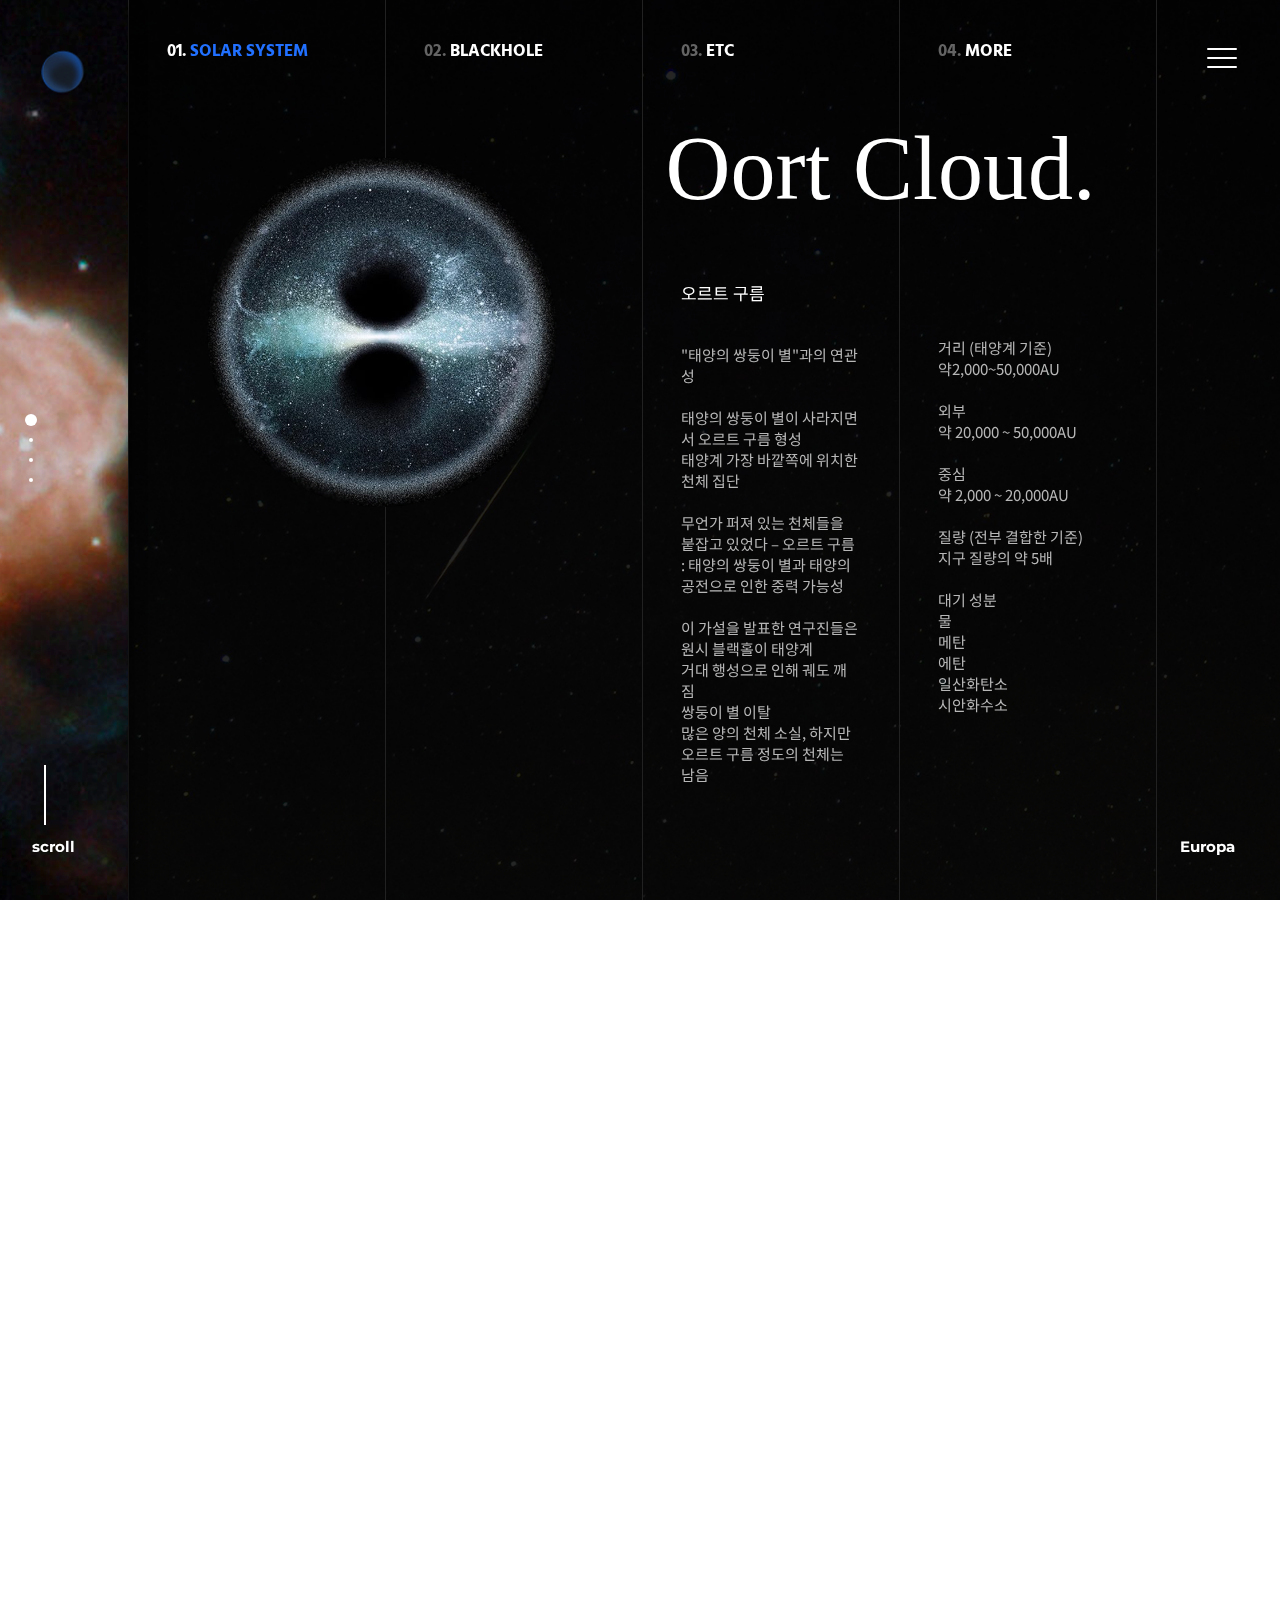
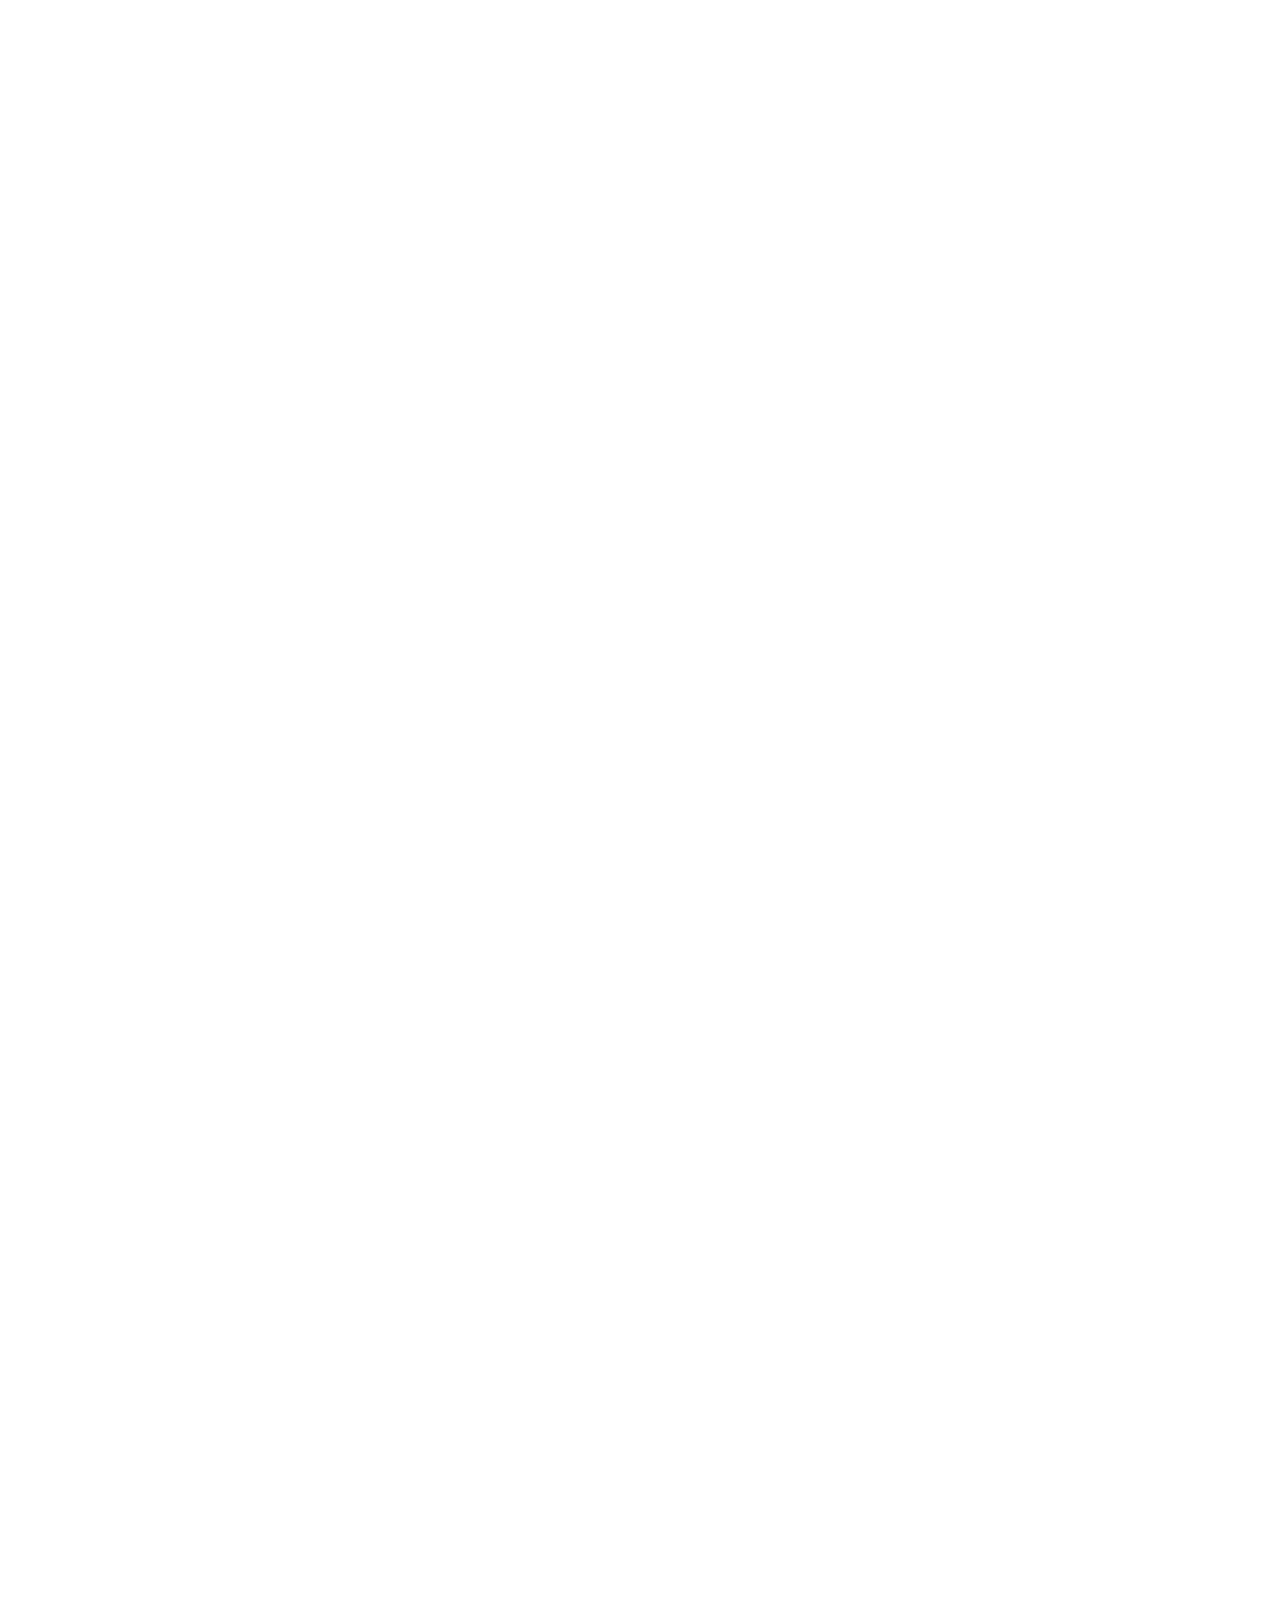
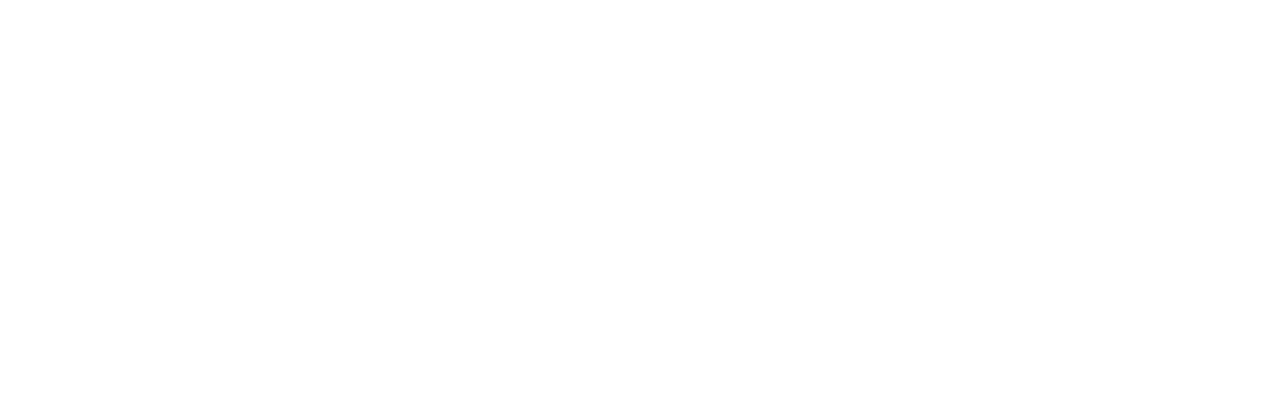
<file: html/solarsystem.html>
<!doctype html>
<html>
<head>
<meta charset="utf-8">
<meta name="viewport" content="width=device-width, initial-scale=1">
<title>SolarSystem</title>
	
	<link rel="stylesheet" href="../css/style2.css">
	
	<link rel="stylesheet" href="../js/fullpage.min.css">
	<script src="../js/fullpage.min.js"></script>
	
	<link rel="preconnect" href="https://fonts.gstatic.com">
	<link href="https://fonts.googleapis.com/css2?family=Hind:wght@300;400&family=Montserrat:wght@400;500;700&family=Noto+Sans+KR:wght@300&display=swap" rel="stylesheet">
	
	<style>
        * {margin: 0; padding: 0;}
		
		input[id="menuicon"] {display:none;}
		input[id="menuicon"] + label {display:block;margin:30px;width:30px;height:20px;position:absolute;cursor:pointer; right: 1%; top: 2%; z-index: 99;}
		input[id="menuicon"] + label span {display:block;position:absolute;width:100%;height:2px;border-radius:30px;background:#fff;transition:all .35s;}
		input[id="menuicon"] + label span:nth-child(1) {top:0;}
		input[id="menuicon"] + label span:nth-child(2) {top:50%;transform:translateY(-50%);} /* 비슷하게 사용할 수 있는 style top:calc(50% - 2.5px); margin-top:-2.5px;*/
		input[id="menuicon"] + label span:nth-child(3) {bottom:0;}
		input[id="menuicon"]:checked + label {z-index:99;}
		input[id="menuicon"]:checked + label span {background:#fff;}
		input[id="menuicon"]:checked + label span:nth-child(1) {top:50%;transform:translateY(-50%) rotate(45deg);}
		input[id="menuicon"]:checked + label span:nth-child(2) {opacity:0;}
		input[id="menuicon"]:checked + label span:nth-child(3) {bottom:50%;transform:translateY(50%) rotate(-45deg);}
		div[class="sidebar"] {width:300px;height:100%; position:fixed;top:0;right:-300px;z-index:1;transition:all .35s; float: right;}
		input[id="menuicon"]:checked + label + div {right:0;}
		
		a:link {text-decoration: none; color: #fff;}
		a:visited {text-decoration: none; color: #fff;}
		a:active {text-decoration: none; color: #750000;}
		a:hover {text-decoration: none; color: #2170FF; transition:all .10s;}
	</style>
</head>

<body>
	
	
	
	<!--로고 부분-->
	<div class="navigation">
		<a href="../index.html">
		<h1><img src="../image/logo.png" alt="logo"></h1></a>
		<div class="vl2"></div>
		<h3>scroll</h3>
		<h4>Europa</h4>
		<input type="checkbox" id="menuicon">
			<label for="menuicon">
				<span></span>
				<span></span>
				<span></span>
			</label>
		<div class="sidebar">
			<a href="./solarsystem.html">01. SOLAR SYSTEM</a><br><br>
			<a href="./blackhole.html">02. BLACKHOLE</a><br><br>
			<a href="./etc.html">03. ETC</a><br><br>
			<a href="./more.html">04. MORE</a>
		</div>
	</div>
	<!--전체 큰 틀-->
	<div id="full-page">
		
		<!--11111111111111111111111111111111111111111111-->
		<div class="section s0">
	<div id="contents">
		<article class="article_box1">
			<img src="../image/01_1.png" alt="01_1">
		</article>
		
		<!--2번째-->
		<article class="article_box2">
			<div id="box">
				<a href="./solarsystem.html">
				<p class="jemok1"><span>01.</span> SOLAR SYSTEM</p></a><br>
			</div>
		</article>
		
		<!--3번쨰-->
		<article class="article_box3">
			<div id="box">
				<a href="./blackhole.html">
				<p class="jemok"><span>02.</span> BLACKHOLE</p></a><br>
			</div>
		</article>
		
		<!--4번쨰-->
		<article class="article_box4">
			<div id="box">
				<a href="./etc.html">
				<p class="jemok"><span>03.</span> ETC</p></a><br>
				<div class="details">
					<p>오르트 구름</p><br>
					<p2>
					<br>"태양의 쌍둥이 별"과의 연관성
				<br><br>태양의 쌍둥이 별이 사라지면서 오르트 구름 형성
					<br>태양계 가장 바깥쪽에 위치한 천체 집단
				<br><br>무언가 퍼져 있는 천체들을 붙잡고 있었다 – 오르트 구름 
					<br> : 태양의 쌍둥이 별과 태양의 공전으로 인한 중력 가능성
				<br><br>이 가설을 발표한 연구진들은 원시 블랙홀이 태양계 
					<br>거대 행성으로 인해 궤도 깨짐
					<br>쌍둥이 별 이탈
					<br>많은 양의 천체 소실, 하지만 오르트 구름 정도의 천체는 남음
					</p2>
				</div>
			</div>
		</article>
		
		<!--5번쨰-->
		<article class="article_box5">
			<div id="box">
				<a href="./more.html">
				<p class="jemok"><span>04.</span> MORE</p></a><br>
				<div class="details2">
				<p2>
					<br>거리 (태양계 기준)
					<br>약2,000~50,000AU 
					<br><br>외부
					<br>약 20,000 ~ 50,000AU
				<br><br>중심
					<br>약 2,000 ~ 20,000AU
				<br><br>질량 (전부 결합한 기준)
					<br>지구 질량의 약 5배
				<br><br>대기 성분
					<br>물
					<br>메탄
					<br>에탄
					<br>일산화탄소
					<br>시안화수소
					</p2>
				</div>
			</div>
		</article>
		
		<!--6번쨰-->
		<article class="article_box6"></article>
		
		<!--박스들 위-->
		<article class="up">
			<div id="more">
				<p1>Oort Cloud.</p1>
				<img src="../image/01_2oort.png" alt="gugu" style="max-width:30%; height:auto;"/>
			</div>
		</article>
		
		
	</div>
		</div>
		
		<!--2222222222222222222222222222222222222222222-->
		<div class="section s1">
	<div id="contents">
		<article class="article_box1">
			<img src="../image/02_1.png" alt="02_1">
		</article>
		
		<!--2번째-->
		<article class="article_box2">
			<div id="box">
				<a href="./solarsystem.html">
				<p class="jemok1"><span>01.</span> SOLAR SYSTEM</p></a><br>
			</div>
		</article>
		
		<!--3번쨰-->
		<article class="article_box3">
			<div id="box">
				<a href="./blackhole.html">
				<p class="jemok"><span>02.</span> BLACKHOLE</p></a><br>
			</div>
		</article>
		
		<!--4번쨰-->
		<article class="article_box4">
			<div id="box">
				<a href="./etc.html">
				<p class="jemok"><span>03.</span> ETC</p></a><br>
				<div class="details">
					<p>오우무아무아</p><br>
					<p2>
					<br>태양계 안쪽까지 들어왔다 빠르게 사라진 천체
				<br><br>1) 우리 태양계 밖에서 온 성간 천체
					<br>2) 길다란 시가 모양, 회전하는 형태로 이동
					<br>3) 태양 근처에서 급격한 가속
				<br><br>세번째 부분에서의 의문점
					<br>: 태양 근처를 지나갈 때 느려질 것으로 예상했기 때문
				<br><br>혜성이라고 추측 - 꼬리가 없었다
				<br><br>명왕성과 해왕성의 위성인 트리톤과 유사점 발견
					<br>: 질소 얼음으로 구성
					</p2>
				</div>
			</div>
		</article>
		
		<!--5번쨰-->
		<article class="article_box5">
			<div id="box">
				<a href="">
				<p class="jemok"><span>04.</span> MORE</p></a><br>
				<div class="details2">
				<p2>
					<br>구분
					<br>성간 천체 / 쌍곡선 궤도 소행성 
					<br><br>크기
					<br>약 230 X 35 X 35m
				<br><br>지구 접근 거리
					<br>약 0.161AU
					<br>속도
					<br>초속 87Km
				<br><br>성분
					<br>수소 얼음 덩어리
					</p2>
				</div>
			</div>
		</article>
		
		<!--6번쨰-->
		<article class="article_box6"></article>
		
		<!--박스들 위-->
		<article class="up">
			<div id="more">
				<p1>Oumuamua.</p1>
				<img src="../image/02_oumu.png" alt="gugu" style="max-width:30%; height:auto;"/>
			</div>
		</article>
		
		
	</div>
		</div>
		
		
		<!--33333333333333333333333333333333333333333-->
		<div class="section s2">
	<div id="contents">
		<article class="article_box1">
			<img src="../image/03_1.png" alt="01_1">
		</article>
		
		<!--2번째-->
		<article class="article_box2">
			<div id="box">
				<a href="./solarsystem.html">
				<p class="jemok1"><span>01.</span> SOLAR SYSTEM</p></a><br>
			</div>
		</article>
		
		<!--3번쨰-->
		<article class="article_box3">
			<div id="box">
				<a href="./blackhole.html">
				<p class="jemok"><span>02.</span> BLACKHOLE</p></a><br>
			</div>
		</article>
		
		<!--4번쨰-->
		<article class="article_box4">
			<div id="box">
				<a href="./etc.html">
				<p class="jemok"><span>03.</span> ETC</p></a><br>
				<div class="details">
					<p>제 9행성</p><br>
					<p2>
					<br>태양계 바깥쪽에 있을 것으로 추정되는 거대 행성
					<br>현재까지 미확인 행성
				<br><br>지구의 10배 이상 크기의 행성 또는,
					<br>자몽 크기의 원시 블랙홀일 가능성 존재 
				<br><br>목성 질량 11배에 달하는 크기
					<br>중심별 확인 불가, 규칙적인 궤도 또한 확인 불가였으나
				<br><br>최근 중심별을 확인, 이 행성이 중심별에서 너무 멀리 떨어져 있었기 때문
					<br>중심별인 쌍성의 중력 때문에 바깥쪽으로 튕겨 나갔을 것으로 추측
				<br><br> 제 9행성의 궤도와 유사할 것으로 추측
					</p2>
				</div>
			</div>
		</article>
		
		<!--5번쨰-->
		<article class="article_box5">
			<div id="box">
				<a href="">
				<p class="jemok"><span>04.</span> MORE</p></a><br>
				<div class="details2">
				<p2>
					<br>거리 (태양계 기준)
					<br>약 1,000AU 
					<br><br>공전 주기(태양계 기준)
					<br>약 15,000년
				<br><br>지름
					<br>약 26,000 ~ 56,000Km
					<br>질량 (지구 기준)
					<br>약 5 ~ 10배
				<br><br>대기 성분
					<br>천왕성, 해왕성과 비슷한 거대 얼음 행성 추정.
					<br>H/HE 47K
					<br>H20 2700K
					<br>MhSi03
					<br>Fe 370K
					</p2>
				</div>
			</div>
		</article>
		
		<!--6번쨰-->
		<article class="article_box6"></article>
		
		<!--박스들 위-->
		<article class="up">
			<div id="more">
				<p1>Planet Nine.</p1>
				<img src="../image/03_planet9.png" alt="gugu" style="max-width:28%; height:auto;"/>
			</div>
		</article>
	</div>
		</div>
		
		
		<!--44444444444444444444444444444444444444444-->
		<div class="section s3">
	<div id="contents">
		<article class="article_box1">
			<img src="../image/04_1.png" alt="01_1">
		</article>
		
		<!--2번째-->
		<article class="article_box2">
			<div id="box">
				<a href="./solarsystem.html">
				<p class="jemok1"><span>01.</span> SOLAR SYSTEM</p></a><br>
			</div>
		</article>
		
		<!--3번쨰-->
		<article class="article_box3">
			<div id="box">
				<a href="./blackhole.html">
				<p class="jemok"><span>02.</span> BLACKHOLE</p></a><br>
			</div>
		</article>
		
		<!--4번쨰-->
		<article class="article_box4">
			<div id="box">
				<a href="./etc.html">
				<p class="jemok"><span>03.</span> ETC</p></a><br>
				<div class="details">
					<p>S5-HVS1</p><br>
					<p2>
					<br>"시속 600만km로 쫓겨난 별"
				<br><br>24초마다 지구를 한바퀴 돌 수 있는 속도
					<br>현재 우주에서 발견된 천체 중 가중 빠르게 이동하는 천체
				<br><br>우리 은하계 중심부에 위치한 궁수자리 A* 
					<br> : 초대질량 블랙홀 존재
				<br><br>이 블랙홀에 한 쌍성 접근
					<br>블랙홀이 쌍성 중 하나의 별을 바깥으로 날려보냄
					</p2>
				</div>
			</div>
		</article>
		
		<!--5번쨰-->
		<article class="article_box5">
			<div id="box">
				<a href="">
				<p class="jemok"><span>04.</span> MORE</p></a><br>
				<div class="details2">
				<p2>
					
					</p2>
				</div>
			</div>
		</article>
		
		<!--6번쨰-->
		<article class="article_box6"></article>
		
		<!--박스들 위-->
		<article class="up">
			<div id="more">
				<p1>S5-HVS1.</p1>
				<img src="../image/04_s5hvs1.png" alt="gugu" style="max-width:28%; height:auto;"/>
			</div>
		</article>
	</div>
		</div>
		
		
		
		
	</div>
	
	
	<div class="loading">
		<span>1</span>
		<span>2</span>
		<span>3</span>
		<span>4</span>
	</div>
	
	<script>
		$(window).on('load', function() {
			$('#loading').fadeOut(350);
			$('#full-page').addClass('active');
		});
	</script>
	
	
	
	
	
	<!--동글이 부분-->
	<script>
	new fullpage('#full-page', {
		licenseKey: 'OPEN-SOURCE-GPLV3-LICENSE',
		navigation: true,
		navigationPosition: 'left',
		navigationTooltips: ['오르트구름','오우무아무아','제 9행성','S5-HVS1']
	});
	</script>
	
</body>
</html>
</file>
<file: style.css>
@charset "utf-8";
/* CSS Document */

body{
	background-image:url(./image/main.png);
	transition:all ease 0.3s;
}


/*로고 부분*/
.navigation h1{
	position: absolute;
	top: 5.5%;
	left: 1%;
	z-index: 99;
}

.navigation h3{
	color: #fff;
	position: absolute;
	top: 93%;
	left: 2.5%;
	font-size: 15px;
	font-family: 'Montserrat', sans-serif;
}

.navigation h4{
	color: #fff;
	position: absolute;
	top: 93%;
	right: 3.5%;
	font-size: 15px;
	font-family: 'Montserrat', sans-serif;
}

.navigation .vl2 {
	border-left: 2px solid white;
  	height: 60px;
	position: absolute;
	top: 85%;
	left: 3.4%;
}

.sidebar{
			background: #434343;
			background: -webkit-linear-gradient(top, rgba(50,50,50,1), rgba(0,255,0,0));
			background: -moz-linear-gradient(top, rgba(50,50,50,1), rgba(0,255,0,0));
			background: -o-linear-gradient(top, rgba(50,50,50,1), rgba(0,255,0,0));
			background: linear-gradient(to bottom, rgba(50,50,50,1), rgba(0,255,0,0));
}

.sidebar a {
	position: relative;
	font-size: 17px;
	padding-left: 40px;
	top: 12%;
	font-family: 'Hind', sans-serif;
}

.sidebar a:hover{
	font-weight: bold;
	font-family: 'Hind', sans-serif;
}


/*본문*/
#contents {
	width: 1920px; margin: 0 auto;
	overflow: hidden;
}

/*첫번쨰 박스*/
#contents .article_box1 {
	float: left; width: 20%; height: 100vh; 
	background-color: #ffffff;
	/*이게 부분 투명도 하는 코딩*/
    background-color: rgba( 255, 255, 255, 0 );
	/*끝*/
}
#contents .article_box1:hover{
	background-color: rgba( 255, 255, 255, 0.1 );
	box-shadow: 2px 10px 12px rgba(0,0,0,0.5);
	transform-style: preserve-3d;
	transform: scale(1.0);
	transition: all ease 0.3s;
}

/*두번째 박스*/
#contents .article_box2 {
	float: left; width: 20%; height: 100vh; 
	background-color: #ffffff;
    background-color: rgba( 255, 255, 255, 0 );
}
#contents .article_box2:hover{
	background-color: rgba( 255, 255, 255, 0.1 );
	box-shadow: 2px 10px 12px rgba(0,0,0,0.5);
	transform-style: preserve-3d;
	transform: scale(1.0);
	transition: all ease 0.3s;
}
/*박스 안 선*/
.vl {
	border-left: 2px solid white;
  	height: 60px;
}

/*두번째 박스 글 (공통임)*/
#box{
	margin: 15%;
}

.jemok {
	font-size: 17px; color: #fff;
	display: inline-block; vertical-align: middle;
	font-weight: bold;
	font-family: 'Hind', sans-serif;
}

.jemok span {
	color: #646464;
	font-family: 'Hind', sans-serif;
}

#contents .article_box2:hover .jemok{
	color: #2170FF;
	transition: all ease 0.5s;
}

#contents .article_box2:hover .jemok span {
	color: #fff;
	transition: all ease 0.5s;
}
/*본문 글자 부분 (공통임)*/
.details {margin-top: 10%;}

.details p{
	color: #fff;
	margin-right: 12px;
	position: relative;
	font-size: 16px;
	font-family: 'Noto Sans KR', sans-serif;
}
.details p2{
	color: #808080;
	opacity: 0;
	font-family: 'Noto Sans KR', sans-serif;
}

#contents .article_box2:hover .details p2{
	transform: translateY(0); opacity: 1;
	transition: all ease 0.8s;
}

.details p3 {
	float: right;
	color: #ffffff;
	opacity: 0;
	font-weight: 600;
	font-size: 18px;
	font-family: 'Hind', sans-serif;
}

#contents .article_box2:hover .details p3{
	transform: translateY(0); opacity: 1;
	transition: all ease 1s;
	color: #2170FF;
	font-weight: 600;
}



/*세번째 박스*/
#contents .article_box3 {
	float: left; width: 20%; height: 100vh; 
	background-color: #ffffff;
	background-color: rgba( 255, 255, 255, 0 );
}
#contents .article_box3:hover{
	background-color: rgba( 255, 255, 255, 0.1 );
	box-shadow: 2px 10px 12px rgba(0,0,0,0.5);
	transform-style: preserve-3d;
	transform: scale(1.0);
	transition: all ease 0.3s;
}
/*제목 색 바뀌는 부분*/
#contents .article_box3:hover .jemok{
	color: #2170FF;
	transition: all ease 0.5s;
}

#contents .article_box3:hover .jemok span {
	color: #fff;
	transition: all ease 0.5s;
}
/*회색 글*/
#contents .article_box3:hover .details p2{
	transform: translateY(0); opacity: 1;
	transition: all ease 0.8s;
}
/*see more 블루 부분*/
#contents .article_box3:hover .details p3{
	transform: translateY(0); opacity: 1;
	transition: all ease 1s;
	color: #2170FF;
	font-weight: 600;
}



/*네번째 박스*/
#contents .article_box4 {
	float: left; width: 20%; height: 100vh; 
	background-color: #ffffff;
	background-color: rgba( 255, 255, 255, 0 );
}
#contents .article_box4:hover{
	background-color: rgba( 255, 255, 255, 0.1 );
	box-shadow: 2px 10px 12px rgba(0,0,0,0.5);
	transform-style: preserve-3d;
	transform: scale(1.0);
	transition: all ease 0.3s;
}
/*제목 색 바뀌는 부분*/
#contents .article_box4:hover .jemok{
	color: #2170FF;
	transition: all ease 0.5s;
}

#contents .article_box4:hover .jemok span {
	color: #fff;
	transition: all ease 0.5s;
}
/*회색 글*/
#contents .article_box4:hover .details p2{
	transform: translateY(0); opacity: 1;
	transition: all ease 0.8s;
}
/*see more 블루 부분*/
#contents .article_box4:hover .details p3{
	transform: translateY(0); opacity: 1;
	transition: all ease 1s;
	color: #2170FF;
	font-weight: 600;
}


/*다섯번째 박스*/
#contents .article_box5 {
	float: left; width: 20%; height: 100vh; 
	background-color: #ffffff;
	background-color: rgba( 255, 255, 255, 0 );
}
#contents .article_box5:hover{
	background-color: rgba( 255, 255, 255, 0.1 );
	box-shadow: 2px 10px 12px rgba(0,0,0,0.5);
	transform-style: preserve-3d;
	transform: scale(1.0);
	transition: all ease 0.3s;
}
/*제목 색 바뀌는 부분*/
#contents .article_box5:hover .jemok{
	color: #2170FF;
	transition: all ease 0.5s;
}

#contents .article_box5:hover .jemok span {
	color: #fff;
	transition: all ease 0.5s;
}


/*반응형*/

@media (max-width: 2560px){
		#contents {width: 100%;}
		#contents .article_box1 {width: 20%;}
		#contents .article_box2 {width: 20%;}
		#contents .article_box3 {width: 20%;}
		#contents .article_box4 {width: 20%;}
		#contents .article_box5 {width: 20%;}
		body{	
	background-repeat: no-repeat;
	background-size: cover;
	}
}



/* 화면 너비 0 ~ 1600px */
	@media (max-width: 1600px){
		#contents {width: 100%;}
		#contents .article_box1 {width: 20%;}
		#contents .article_box2 {width: 20%;}
		#contents .article_box3 {width: 20%;}
		#contents .article_box4 {width: 20%;}
		#contents .article_box5 {width: 20%;}
}

/* 화면 너비 0 ~ 1240px */
	@media (max-width: 1240px){
		#contents {width: 100%;}
		#contents .article_box1 {width: 20%;}
		#contents .article_box2 {width: 20%;}
		#contents .article_box3 {width: 20%;}
		#contents .article_box4 {width: 20%;}
		#contents .article_box5 {width: 20%;}
		
		.navigation .vl2 {left: 4%;}
}

/* 화면 너비 0 ~ 1024px */
    @media (max-width: 1024px){
		body{
			background-image:url("image/mobile.png");
			transition:all ease 0.3s;
		}
		#contents {height: 85.5vh; padding-top: 18%; font-size: 12px;}
        #contents .article_box1 {display: none;}
        #contents .article_box2 {width: 100%; height: 25%;}
		#contents .article_box3 {width: 100%; height: 25%;}
		#contents .article_box4 {width: 100%; height: 25%;}
		#contents .article_box5 {width: 100%; height: 25%;}
		
		#contents .article_box2:hover {width: 100%; height: 35%;}
		#contents .article_box3:hover {width: 100%; height: 35%;}
		#contents .article_box4:hover {width: 100%; height: 35%;}
		#contents .article_box5:hover {width: 100%; height: 35%;}
		
		#box {
			margin: 0%;
			padding-top: 3%;
			padding-left: 10%;
		}
		
		.vl {
			border-left: 2px solid white;
  			height: 40px;
		}
		.details {padding-top: 0%;}
		.details p {font-size: 14px;}
		
		.navigation .vl2 {display: none;}
		.navigation h1 {height: 20px;}
		.navigation h3 {display: none;}
		.navigation h4 {display: none;}
		
		.details p3{
			display: none;
		}
		
		.sidebar{
			background: #434343;
			background: -webkit-linear-gradient(top, rgba(50,50,50,1), rgba(0,255,0,0));
			background: -moz-linear-gradient(top, rgba(50,50,50,1), rgba(0,255,0,0));
			background: -o-linear-gradient(top, rgba(50,50,50,1), rgba(0,255,0,0));
			background: linear-gradient(to bottom, rgba(50,50,50,1), rgba(0,255,0,0));
}

		.sidebar a:hover{
			font-weight: bold;
			font-family: 'Hind', sans-serif;
			}
		}


/* 화면 너비 0 ~ 768px */
    @media (max-width: 768px){
		body{
			background-image:url("image/mobile.png");
			transition:all ease 0.3s;
		}
		#contents {height: 85.5vh; padding-top: 18%; font-size: 12px;}
        #contents .article_box1 {display: none;}
        #contents .article_box2 {width: 100%; height: 25%;}
		#contents .article_box3 {width: 100%; height: 25%;}
		#contents .article_box4 {width: 100%; height: 25%;}
		#contents .article_box5 {width: 100%; height: 25%;}
		
		#contents .article_box2:hover {width: 100%; height: 35%;}
		#contents .article_box3:hover {width: 100%; height: 35%;}
		#contents .article_box4:hover {width: 100%; height: 35%;}
		#contents .article_box5:hover {width: 100%; height: 35%;}
		
		#box {
			margin: 0%;
			padding-top: 3%;
			padding-left: 10%;
		}
		
		.vl {
			border-left: 2px solid white;
  			height: 40px;
		}
		.details {padding-top: 0%;}
		.details p {font-size: 14px;}
		
		.navigation .vl2 {display: none;}
		.navigation h1 {height: 20px;}
		.navigation h3 {display: none;}
		.navigation h4 {display: none;}
		
		.details p3{
			display: none;
		}
		
		.sidebar{
			background-color: #1B1B1B;
		}
		
		.sidebar{
			background: #434343;
			background: -webkit-linear-gradient(top, rgba(50,50,50,1), rgba(0,255,0,0));
			background: -moz-linear-gradient(top, rgba(50,50,50,1), rgba(0,255,0,0));
			background: -o-linear-gradient(top, rgba(50,50,50,1), rgba(0,255,0,0));
			background: linear-gradient(to bottom, rgba(50,50,50,1), rgba(0,255,0,0));
}

		.sidebar a:hover{
			font-weight: bold;
			font-family: 'Hind', sans-serif;
			}
		}
		
		
/* 화면 너비 0 ~ 480px */
@media (max-width: 610px){
		#contents {padding-top: 25%;}
        #contents .article_box1 {display: none;}
        #contents .article_box2 {width: 100%; height: 25%;}
		#contents .article_box3 {width: 100%; height: 25%;}
		#contents .article_box4 {width: 100%; height: 25%;}
		#contents .article_box5 {width: 100%; height: 25%;}
	
		#contents .article_box2:hover {width: 100%; height: 35%;}
		#contents .article_box3:hover {width: 100%; height: 35%;}
		#contents .article_box4:hover {width: 100%; height: 35%;}
		#contents .article_box5:hover {width: 100%; height: 35%;}
	
		#box {
			margin: 0%;
			padding-top: 3%;
			padding-left: 10%;
		}
		
		.vl {
			border-left: 2px solid white;
  			height: 40px;
		}
		.details {margin-top: 5%;}
}

@media (max-width: 400px){
		#contents {padding-top: 25%;}
        #contents .article_box1 {display: none;}
        #contents .article_box2 {width: 100%; height: 25%;}
		#contents .article_box3 {width: 100%; height: 25%;}
		#contents .article_box4 {width: 100%; height: 25%;}
		#contents .article_box5 {width: 100%; height: 25%;}
	
		#contents .article_box2:hover {width: 100%; height: 35%;}
		#contents .article_box3:hover {width: 100%; height: 35%;}
		#contents .article_box4:hover {width: 100%; height: 35%;}
		#contents .article_box5:hover {width: 100%; height: 35%;}
	
		#box {
			margin: 0%;
			padding-top: 3%;
			padding-left: 10%;
		}
		
		.vl {
			border-left: 2px solid white;
  			height: 40px;
		}
		.details {margin-top: 5%;}

.sidebar{
			background: #434343;
}
}
</file>
<file: css/style3.css>
@charset "utf-8";
/* CSS Document */

body{
	background-image:url(../image/sub3.png);
	transition:all ease 0.3s;
}

/*로고 부분*/
.navigation h1{
	position: absolute;
	top: 5.5%;
	left: 1%;
	z-index: 99;
}

.navigation h2{
	position: absolute;
	top: 5.5%;
	right: 1%;
	z-index: 99;
}

.navigation h3{
	color: #fff;
	position: absolute;
	top: 93%;
	left: 2.5%;
	font-size: 15px;
	z-index: 99;
}

.navigation h4{
	color: #fff;
	position: absolute;
	top: 93%;
	right: 3.5%;
	font-size: 15px;
	z-index: 99;
}

.navigation .vl2 {
	border-left: 2px solid white;
  	height: 60px;
	position: absolute;
	top: 85%;
	left: 3.4%;
	z-index: 99;
}

.sidebar{
			background: #434343;
			background: -webkit-linear-gradient(top, rgba(50,50,50,1), rgba(0,255,0,0));
			background: -moz-linear-gradient(top, rgba(50,50,50,1), rgba(0,255,0,0));
			background: -o-linear-gradient(top, rgba(50,50,50,1), rgba(0,255,0,0));
			background: linear-gradient(to bottom, rgba(50,50,50,1), rgba(0,255,0,0));
}

.sidebar a {
	position: relative;
	font-size: 17px;
	padding-left: 40px;
	top: 12%;
	font-family: 'Hind', sans-serif;
}

.sidebar a:hover{
	font-weight: bold;
	font-family: 'Hind', sans-serif;
}




/*본문*/
#contents {
	width: 1920px; margin: 0 auto;
	overflow: hidden;
}

/*첫번쨰 박스*/
#contents .article_box1 {
	float: left; width: 10%; height: 100vh; 
	background-color: #ffffff;
	/*이게 부분 투명도 하는 코딩*/
    background-color: rgba( 255, 255, 255, 0 );
	/*끝*/
}
#contents .article_box1:hover{
	background-color: rgba( 255, 255, 255, 0.3 );
	box-shadow: 2px 10px 12px rgba(0,0,0,0.7);
	transform-style: preserve-3d;
	transform: scale(1.0);
	transition: all ease 0.8s;
	filter: brightness(200%);
}

#contents img{
	width: 100%;
  	height: 100vh;
	object-fit:cover;	
}


/*두번째 박스*/
#contents .article_box2 {
	float: left; width: 19.7%; height: 100vh; 
	background-color: #ffffff;
    background-color: rgba( 255, 255, 255, 0 );
	border-left: 1px solid #212121;
	border-right: 1px solid #212121;
}



/*두번째 박스 글 (공통임)*/
#box{
	margin: 15%;
}

.jemok {
	font-size: 17px; color: #fff;
	display: inline-block; vertical-align: middle;
	font-weight: bold;
	font-family: 'Hind', sans-serif;
}

.jemok span {
	color: #646464;
	font-family: 'Hind', sans-serif;
}

#contents .article_box2:hover .jemok{
	color: #2170FF;
	transition: all ease 0.5s;
}

#contents .article_box2:hover .jemok span {
	color: #fff;
	transition: all ease 0.5s;
}
/*본문 글자 부분 (공통임)*/
.details {margin-top: 10%;}

.details p{
	color: #fff;
	margin-right: 14px;
	position: relative;
	font-size: 17px;
	font-family: 'Noto Sans KR', sans-serif;
}
.details p2{
	color: #808080;
	opacity: 0;
	font-size: 15px;
	font-family: 'Noto Sans KR', sans-serif;
}

#contents .article_box2:hover .details p2{
	transform: translateY(0); opacity: 1;
	transition: all ease 0.8s;
}

.details p3 {
	float: right;
	color: #ffffff;
	opacity: 0;
	font-weight: 600;
}

#contents .article_box2:hover .details p3{
	transform: translateY(0); opacity: 1;
	transition: all ease 1s;
	color: #2170FF;
	font-weight: 600;
}



/*세번째 박스*/
#contents .article_box3 {
	float: left; width: 20%; height: 100vh; 
	background-color: #ffffff;
	background-color: rgba( 255, 255, 255, 0 );
	border-right: 1px solid #212121;
}

/*제목 색 바뀌는 부분*/
#contents .article_box3:hover .jemok{
	color: #2170FF;
	transition: all ease 0.5s;
}

#contents .article_box3:hover .jemok span {
	color: #fff;
	transition: all ease 0.5s;
}
/*회색 글*/
#contents .article_box3:hover .details p2{
	transform: translateY(0); opacity: 1;
	transition: all ease 0.8s;
}

.jemok1{
	font-size: 17px; color: #2170FF;
	display: inline-block; vertical-align: middle;
	font-weight: bold;
	font-family: 'Hind', sans-serif;
}

.jemok1 span {
	color: #fff;
	font-family: 'Hind', sans-serif;
}



/*네번째 박스*/
#contents .article_box4 {
	float: left; width: 20%; height: 100vh; 
	background-color: #ffffff;
	background-color: rgba( 255, 255, 255, 0 );
	border-right: 1px solid #212121;
}


.details {margin-top: 70%;}

.details p{
	color: #fff;
	margin-right: 14px;
	position: relative;
}
.details p2{
	margin-right: 14px;
	color: #b7b7b7;
}

.details p3 {
	float: right;
	color: #ffffff;
	opacity: 0;
	font-weight: 600;
}


/*제목 색 바뀌는 부분*/
#contents .article_box4:hover .jemok{
	color: #2170FF;
	transition: all ease 0.5s;
}

#contents .article_box4:hover .jemok span {
	color: #fff;
	transition: all ease 0.5s;
}

/*회색 글*/
#contents .article_box4 .details p2{
	transform: translateY(0); opacity: 1;
	transition: all ease 0.8s;
}



/*다섯번째 박스*/
#contents .article_box5 {
	float: left; width: 20%; height: 100vh; 
	background-color: #ffffff;
	background-color: rgba( 255, 255, 255, 0 );
	border-right: 1px solid #212121;
}

.details2 {margin-top: 86%;}

.details2 p2{
	color: #b7b7b7;
	font-size: 15px;
	font-family: 'Noto Sans KR', sans-serif;
}


/*6번쨰 박스*/
#contents .article_box6 {
	float: left; width: 10%; height: 100vh; 
	background-color: #ffffff;
	/*이게 부분 투명도 하는 코딩*/
    background-color: rgba( 255, 255, 255, 0 );
	/*끝*/
}
#contents .article_box6:hover{
	background-color: rgba( 255, 255, 255, 0.1 );
	box-shadow: 2px 10px 12px rgba(0,0,0,0.5);
	transform-style: preserve-3d;
	transform: scale(1.0);
	transition: all ease 0.3s;
}


/*제목 색 바뀌는 부분*/
#contents .article_box5:hover .jemok{
	color: #2170FF;
	transition: all ease 0.5s;
}

#contents .article_box5:hover .jemok span {
	color: #fff;
	transition: all ease 0.5s;
}


#contents p1{
	position: absolute;
	z-index: 98;
	left: 52%;
	color: #fff;
	font-size: 80px;
	top: 17%;
	font-family: 'EB Garamond', serif;
}

#contents p1:hover{
	color: #2170FF;
	transition: all ease 0.5s;
}

.up img {
	z-index: 99;
	position: absolute;
	right: 55%;
	top: 18%;
	animation: fly 4s ease-in-out infinite;
}

@keyframes fly{
	0%{
		transform: translate(-0%, -0%);
	}
	50%{
		transform: translate(-0%, -5%);
	}
	100%{
		transform: translate(-0%, -0%);
	}
}


/*반응형*/
@media (max-width: 2560px){
		#contents {width: 100%; height: 100vh;}
		#contents .article_box1 {width: 10%;}
		#contents .article_box2 {width: 20%;}
		#contents .article_box3 {width: 20%;}
		#contents .article_box4 {width: 20%;}
		#contents .article_box5 {width: 20%;}
		#contents .article_box6 {width: 10%;}
		
		#more p1{
			position: absolute;
			top: 13%;
		}
		
		.up img {
			position: absolute;
			height:540px;
			top: 16%;
			left: 15%;
		}
		
		.details{
			top: 10%;
		}
		body{	
	background-repeat: no-repeat;
	background-size: cover;
	}
}

/* 화면 너비 0 ~ 1600px */
	@media (max-width: 1600px){
		#contents {width: 100%; height: 100vh;}
		#contents .article_box1 {width: 10%;}
		#contents .article_box2 {width: 20%;}
		#contents .article_box3 {width: 20%;}
		#contents .article_box4 {width: 20%;}
		#contents .article_box5 {width: 20%;}
		#contents .article_box6 {width: 10%;}
		
		#more p1{
			position: absolute;
			top: 13%;
		}
		
		.up img {
			position: absolute;
			height:540px;
			top: 16%;
			left: 15%;
		}
		
		.details{
			top: 10%;
		}
}

/* 화면 너비 0 ~ 1366px */
	@media (max-width: 1366px){
		#contents {width: 100%;}
		#contents .article_box1 {width: 10%;}
		#contents .article_box2 {width: 20%;}
		#contents .article_box3 {width: 20%;}
		#contents .article_box4 {width: 20%;}
		#contents .article_box5 {width: 20%;}
		#contents .article_box6 {width: 10%;}
		
		.details {
			position: relative;
			margin-top: 120%;}
		.details2 {
			position: relative;
			margin-top: 140%;}
		
}


/* 화면 너비 0 ~ 1240px */
	@media (max-width: 1240px){
		#contents {width: 100%;}
		#contents .article_box1 {width: 10%;}
		#contents .article_box2 {width: 20%;}
		#contents .article_box3 {width: 20%;}
		#contents .article_box4 {width: 20%;}
		#contents .article_box5 {width: 20%;}
		#contents .article_box6 {width: 10%;}
		
		.navigation .vl2 {left: 4%;}
		
		.details {padding-top: 40%;}
		#contents p1{ position: absolute; top: 5%;}
			
		.up img {
			position: absolute;
			height:540px;
			top: 5%;
			left: 5%;
		}
}


/* 화면 너비 0 ~ 768px */
    @media (max-width: 768px){
		#contents {height: 85.5vh; padding-top: 18%;}
        #contents .article_box1 {display: none;}
        #contents .article_box2 {width: 100%; height: 10%;}
		#contents .article_box3 {width: 100%; height: 10%; position: absolute; top: 13%; padding-left: 4%;}
		#contents .article_box4 {width: 100%; height: 25%;}
		#contents .article_box5 {display: none;}
		#contents .article_box6 {display: none;}
		
		#box {
			margin: 0%;
			padding-top: 3%;
			padding-left: 14%;
			padding-right: 10%;
		}
	
		.jemok {display: none;}
		
		.vl {
			border-left: 2px solid white;
  			height: 40px;
		}
		.details {margin-top: 0%; padding-left: 2%;}
		
		.details p2{font-size: 12px;}

		#more p1 {display: none;}
		
		#more img { position: absolute; left: 35%; top: 25%;}
		
		.sidebar{
			background: #434343;
}
		}
		
/* 화면 너비 0 ~ 480px */
@media (max-width: 610px){
		#contents {padding-top: 25%;}
        #contents .article_box1 {display: none;}
        #contents .article_box2 {width: 100%; height: 10%;}
		#contents .article_box3 {width: 100%; height: 10%;}
		#contents .article_box4 {width: 100%; height: 25%;}
		#contents .article_box5 {display: none;}
		#contents .article_box6 {display: none;}

		#box {
			margin: 0%;
			padding-top: 3%;
			padding-left: 10%;
			padding-right: 10%;
		}
	
		.jemok {display: none;}
		
		.vl {
			border-left: 2px solid white;
  			height: 40px;
		}
		.details {margin-top: 0%; padding-left: 2%;}
	
		.details p2{font-size: 12px;}

		#more p1 {display: none;}
		
		#more img { position: absolute; left: 35%; top: 25%;}
		
		.sidebar{
			background: #434343;
}
	.navigation h3{display: none;}
	.navigation h4{display: none;}
}
</file>
<file: css/style4.css>
@charset "utf-8";
/* CSS Document */

body{
	background-image:url(../image/sub2.png);
	transition:all ease 0.3s;
}

/*로고 부분*/
.navigation h1{
	position: absolute;
	top: 5.5%;
	left: 1%;
	z-index: 99;
}

.navigation h3{
	color: #fff;
	position: absolute;
	top: 93%;
	left: 2.5%;
	font-size: 15px;
	z-index: 99;
	font-family: 'Montserrat', sans-serif;
}

.navigation h4{
	color: #fff;
	position: absolute;
	top: 93%;
	right: 3.5%;
	font-size: 15px;
	z-index: 99;
	font-family: 'Montserrat', sans-serif;
}

.navigation .vl2 {
	border-left: 2px solid white;
  	height: 60px;
	position: absolute;
	top: 85%;
	left: 3.4%;
	z-index: 99;
}

.sidebar{
			background: #434343;
			background: -webkit-linear-gradient(top, rgba(50,50,50,1), rgba(0,255,0,0));
			background: -moz-linear-gradient(top, rgba(50,50,50,1), rgba(0,255,0,0));
			background: -o-linear-gradient(top, rgba(50,50,50,1), rgba(0,255,0,0));
			background: linear-gradient(to bottom, rgba(50,50,50,1), rgba(0,255,0,0));
}

.sidebar a {
	position: relative;
	font-size: 17px;
	padding-left: 40px;
	top: 12%;
	font-family: 'Hind', sans-serif;
}

.sidebar a:hover{
	font-weight: bold;
	font-family: 'Hind', sans-serif;
}



/*본문*/
#contents {
	width: 1920px; margin: 0 auto;
	overflow: hidden;
}

/*첫번쨰 박스*/
#contents .article_box1 {
	float: left; width: 10%; height: 100vh; 
	background-color: #ffffff;
	/*이게 부분 투명도 하는 코딩*/
    background-color: rgba( 255, 255, 255, 0 );
	/*끝*/
}
#contents .article_box1:hover{
	background-color: rgba( 255, 255, 255, 0.3 );
	box-shadow: 2px 10px 12px rgba(0,0,0,0.7);
	transform-style: preserve-3d;
	transform: scale(1.0);
	transition: all ease 0.8s;
	filter: brightness(200%);
}

#contents img{
	width: 100%;
  	height: 100vh;
	object-fit:cover;	
}


/*두번째 박스*/
#contents .article_box2 {
	float: left; width: 19.7%; height: 100vh; 
	background-color: #ffffff;
    background-color: rgba( 255, 255, 255, 0 );
	border-left: 1px solid #212121;
	border-right: 1px solid #212121;
}


/*두번째 박스 글 (공통임)*/
#box{
	margin: 15%;
}

.jemok {
	font-size: 17px; color: #fff;
	display: inline-block; vertical-align: middle;
	font-weight: bold;
	font-family: 'Hind', sans-serif;
}

.jemok span {
	color: #646464;
	font-family: 'Hind', sans-serif;
}

.jemok1{
	font-size: 17px; color: #2170FF;
	display: inline-block; vertical-align: middle;
	font-weight: bold;
	font-family: 'Hind', sans-serif;
}

.jemok1 span {
	color: #fff;
	font-family: 'Hind', sans-serif;
}

#contents .article_box2:hover .jemok{
	color: #2170FF;
	transition: all ease 0.5s;
}

#contents .article_box2:hover .jemok span {
	color: #fff;
	transition: all ease 0.5s;
}
/*본문 글자 부분 (공통임)*/
.details {margin-top: 10%;}

.details p{
	color: #fff;
	margin-right: 14px;
	position: relative;
	font-size: 17px;
	font-family: 'Noto Sans KR', sans-serif;
}
.details p2{
	color: #808080;
	opacity: 0;
	font-size: 15px;
	font-family: 'Noto Sans KR', sans-serif;
}

.details2 p2{
	font-size: 15px;
	font-family: 'Noto Sans KR', sans-serif;
}

#contents .article_box2:hover .details p2{
	transform: translateY(0); opacity: 1;
	transition: all ease 0.8s;
}

.details p3 {
	float: right;
	color: #ffffff;
	opacity: 0;
	font-weight: 600;
}

#contents .article_box2:hover .details p3{
	transform: translateY(0); opacity: 1;
	transition: all ease 1s;
	color: #2170FF;
	font-weight: 600;
}



/*세번째 박스*/
#contents .article_box3 {
	float: left; width: 20%; height: 100vh; 
	background-color: #ffffff;
	background-color: rgba( 255, 255, 255, 0 );
	border-right: 1px solid #212121;
}

/*제목 색 바뀌는 부분*/
#contents .article_box3:hover .jemok{
	color: #2170FF;
	transition: all ease 0.5s;
}

#contents .article_box3:hover .jemok span {
	color: #fff;
	transition: all ease 0.5s;
}
/*회색 글*/
#contents .article_box3:hover .details p2{
	transform: translateY(0); opacity: 1;
	transition: all ease 0.8s;
}
/*see more 블루 부분*/
#contents .article_box3:hover .details p3{
	transform: translateY(0); opacity: 1;
	transition: all ease 1s;
	color: #2170FF;
	font-weight: 600;
}



/*네번째 박스*/
#contents .article_box4 {
	float: left; width: 20%; height: 100vh; 
	background-color: #ffffff;
	background-color: rgba( 255, 255, 255, 0 );
	border-right: 1px solid #212121;
}


.details {margin-top: 70%;}

.details p{
	color: #fff;
	margin-right: 14px;
	position: relative;
}
.details p2{
	margin-right: 14px;
	color: #b7b7b7;
}

.details p3 {
	float: right;
	color: #ffffff;
	opacity: 0;
	font-weight: 600;
}


/*제목 색 바뀌는 부분*/
#contents .article_box4:hover .jemok{
	color: #2170FF;
	transition: all ease 0.5s;
}

#contents .article_box4:hover .jemok span {
	color: #fff;
	transition: all ease 0.5s;
}

/*회색 글*/
#contents .article_box4 .details p2{
	transform: translateY(0); opacity: 1;
	transition: all ease 0.8s;
}



/*다섯번째 박스*/
#contents .article_box5 {
	float: left; width: 20%; height: 100vh; 
	background-color: #ffffff;
	background-color: rgba( 255, 255, 255, 0 );
	border-right: 1px solid #212121;
}

.details2 {margin-top: 83%;}

.details2 p2{
	color: #b7b7b7;
}


/*6번쨰 박스*/
#contents .article_box6 {
	float: left; width: 10%; height: 100vh; 
	background-color: #ffffff;
	/*이게 부분 투명도 하는 코딩*/
    background-color: rgba( 255, 255, 255, 0 );
	/*끝*/
}
#contents .article_box6:hover{
	background-color: rgba( 255, 255, 255, 0.1 );
	box-shadow: 2px 10px 12px rgba(0,0,0,0.5);
	transform-style: preserve-3d;
	transform: scale(1.0);
	transition: all ease 0.3s;
}


/*제목 색 바뀌는 부분*/
#contents .article_box5:hover .jemok{
	color: #2170FF;
	transition: all ease 0.5s;
}

#contents .article_box5:hover .jemok span {
	color: #fff;
	transition: all ease 0.5s;
}


#contents p1{
	position: absolute;
	z-index: 98;
	left: 52%;
	color: #fff;
	font-size: 80px;
	top: 17%;
	font-family: 'EB Garamond', serif;
}

#contents p1:hover{
	color: #2170FF;
	transition: all ease 0.5s;
}

.up img {
	z-index: 99;
	position: absolute;
	right: 55%;
	top: 18%;
	animation: fly 4s ease-in-out infinite;
}

@keyframes fly{
	0%{
		transform: translate(-0%, -0%);
	}
	50%{
		transform: translate(-0%, -5%);
	}
	100%{
		transform: translate(-0%, -0%);
	}
}




/*반응형*/
@media (max-width: 2560px){
		#contents {width: 100%; height: 100vh;}
		#contents .article_box1 {width: 10%;}
		#contents .article_box2 {width: 20%;}
		#contents .article_box3 {width: 20%;}
		#contents .article_box4 {width: 20%;}
		#contents .article_box5 {width: 20%;}
		#contents .article_box6 {width: 10%;}
		
		#more p1{
			position: absolute;
			top: 13%;
		}
		
		.up img {
			position: absolute;
			height:540px;
			top: 16%;
			left: 15%;
		}
		
		.details{
			top: 10%;
		}
		body{	
	background-repeat: no-repeat;
	background-size: cover;
	}
}

/* 화면 너비 0 ~ 1600px */
	@media (max-width: 1600px){
		#contents {width: 100%; height: 100vh;}
		#contents .article_box1 {width: 10%;}
		#contents .article_box2 {width: 20%;}
		#contents .article_box3 {width: 20%;}
		#contents .article_box4 {width: 20%;}
		#contents .article_box5 {width: 20%;}
		#contents .article_box6 {width: 10%;}
		
		#more p1{
			position: absolute;
			top: 13%;
		}
		
		.up img {
			position: absolute;
			height:540px;
			top: 16%;
			left: 15%;
		}
		
		.details{
			top: 10%;
		}
}

/* 화면 너비 0 ~ 1366px */
	@media (max-width: 1366px){
		#contents {width: 100%;}
		#contents .article_box1 {width: 10%;}
		#contents .article_box2 {width: 20%;}
		#contents .article_box3 {width: 20%;}
		#contents .article_box4 {width: 20%;}
		#contents .article_box5 {width: 20%;}
		#contents .article_box6 {width: 10%;}
		
		.details {
			position: relative;
			margin-top: 130%;}
		.details2 {
			position: relative;
			margin-top: 150%;}
		
}


/* 화면 너비 0 ~ 1240px */
	@media (max-width: 1240px){
		#contents {width: 100%;}
		#contents .article_box1 {width: 10%;}
		#contents .article_box2 {width: 20%;}
		#contents .article_box3 {width: 20%;}
		#contents .article_box4 {width: 20%;}
		#contents .article_box5 {width: 20%;}
		#contents .article_box6 {width: 10%;}
		
		.navigation .vl2 {left: 4%;}
		
		.details {padding-top: 40%;}
		#contents p1{ position: absolute; top: 5%;}
			
		.up img {
			position: absolute;
			height:540px;
			top: 0%;
			left: 5%;
		}
		
		#more p1{
			position: absolute;
			top: 50%;
		}
}

/* 화면 너비 0 ~ 768px */
    @media (max-width: 768px){
		#contents {height: 85.5vh; padding-top: 18%;}
        #contents .article_box1 {display: none;}
        #contents .article_box2 {width: 100%; height: 10%;}
		#contents .article_box3 {display: none;}
		#contents .article_box4 {width: 100%; height: 40%; position: absolute; top:18%; padding-left: 4%;}
		#contents .article_box5 {display: none;}
		#contents .article_box6 {display: none;}
		
		#box {
			margin: 0%;
			padding-top: 3%;
			padding-left: 14%;
			padding-right: 10%;
		}
	
		.jemok {display: none;}
		
		.jemok1{position: absolute; }
		
		.vl {
			border-left: 2px solid white;
  			height: 40px;
		}
		.details {position: absolute; margin-top: 0%; padding-left: 2%;}

		#more p1 {display: none;}
		
		#more img { position: absolute; left: 35%; top: 25%;}
		
		.sidebar{
			background: #434343;
}
		}
		
		
/* 화면 너비 0 ~ 480px */
@media (max-width: 610px){
		#contents {padding-top: 25%;}
        #contents .article_box1 {display: none;}
        #contents .article_box2 {width: 100%; height: 10%;}
		#contents .article_box3 {display: none;}
		#contents .article_box4 {width: 100%; height: 25%; padding-bottom: 20%;}
		#contents .article_box5 {display: none;}
		#contents .article_box6 {display: none;}

		#box {
			margin: 0%;
			padding-top: 3%;
			padding-left: 10%;
			padding-right: 10%;
		}
	
		.jemok {display: none;}
		
		.vl {
			border-left: 2px solid white;
  			height: 40px;
		}
		.details {margin-top: 0%; padding-left: 2%;}
	
		.details p2{font-size: 12px;}

		#more p1 {display: none;}
		
		#more img { position: absolute; left: 35%; top: 25%;}

		.sidebar{
			background: #434343;
}
	.navigation h3{display: none;}
	.navigation h4{display: none;}
}
</file>
<file: css/style6.css>
/* FONTS
=========================== */
@font-face {
  font-family: 'assc';
  src: url('../fonts/assc.ttf');
}


/* GENERAL
=========================== */
* {
  margin: 0;
  padding: 0;
  box-sizing: border-box;
}

body {
  width: 100%;
  height: 100vh;
  background: #000;
  color: #fff;
  overflow: hidden;
	background-image:url("../image/sub.png");
	transition:all ease 0.3s;
}

ul {
  list-style: none;
}

/*로고 부분*/
.navigation h1{
	position: absolute;
	top: 5.5%;
	left: 1%;
	z-index: 99;
}

.navigation h2{
	position: absolute;
	top: 5.5%;
	right: 1%;
	z-index: 99;
}

.navigation h3{
	color: #fff;
	position: absolute;
	top: 93%;
	left: 2.5%;
	font-size: 15px;
	z-index: 99;
	font-family: 'Montserrat', sans-serif;
}

.navigation h4{
	color: #fff;
	position: absolute;
	top: 93%;
	right: 3.5%;
	font-size: 15px;
	z-index: 99;
	font-family: 'Montserrat', sans-serif;
}

.navigation .vl2 {
	border-left: 2px solid white;
  	height: 60px;
	position: absolute;
	top: 85%;
	left: 3.4%;
	z-index: 99;
}

.sidebar{
			background: #434343;
			background: -webkit-linear-gradient(top, rgba(50,50,50,1), rgba(0,255,0,0));
			background: -moz-linear-gradient(top, rgba(50,50,50,1), rgba(0,255,0,0));
			background: -o-linear-gradient(top, rgba(50,50,50,1), rgba(0,255,0,0));
			background: linear-gradient(to bottom, rgba(50,50,50,1), rgba(0,255,0,0));
}

.sidebar a {
	position: relative;
	font-size: 17px;
	padding-left: 40px;
	top: 12%;
	font-family: 'Hind', sans-serif;
}

.sidebar a:hover{
	font-weight: bold;
	font-family: 'Hind', sans-serif;
}


/*본문*/
#contents {
	width: 1920px; margin: 0 auto;
	overflow: hidden;
}

/*첫번쨰 박스*/
#contents .article_box1 {
	float: left; width: 20%; height: 100vh; 
	background-color: #ffffff;
    background-color: rgba( 255, 255, 255, 0 );
	border-left: 1px solid #212121;
	border-right: 1px solid #212121;
}
#contents .article_box1:hover{
	background-color: rgba( 255, 255, 255, 0.1 );
	box-shadow: 2px 10px 12px rgba(0,0,0,0.5);
	transform-style: preserve-3d;
	transform: scale(1.0);
	transition: all ease 0.3s;
}

/*두번째 박스*/
#contents .article_box2 {
	float: left; width: 20%; height: 25vh; 
	background-color: #ffffff;
    background-color: rgba( 255, 255, 255, 0 );
	border-bottom: 1px solid #212121;
	border-right: 1px solid #212121;
}

#contents .article_box2:hover{
	background-color: rgba( 255, 255, 255, 0.1 );
	box-shadow: 2px 10px 12px rgba(0,0,0,0.5);
	transform-style: preserve-3d;
	transform: scale(1.0);
	transition: all ease 0.3s;
}

/*두번째 박스 글 (공통임)*/
#box{
	margin-left: 15%;
	margin-top: 15%;
}

.jemok {
	font-size: 17px; color: #fff;
	display: inline-block; vertical-align: middle;
	font-weight: bold;
	font-family: 'Hind', sans-serif;
}

.jemok span {
	color: #646464;
	font-family: 'Hind', sans-serif;
}

#contents .article_box2:hover .jemok{
	color: #2170FF;
	transition: all ease 0.5s;
}

#contents .article_box2:hover .jemok span {
	color: #fff;
	transition: all ease 0.5s;
}

/*3번째 박스*/
#contents .article_box3 {
	float: left; width: 20%; height: 25vh; 
	background-color: #ffffff;
    background-color: rgba( 255, 255, 255, 0 );
	border-bottom: 1px solid #212121;
	border-right: 1px solid #212121;
}
#contents .article_box3:hover{
	background-color: rgba( 255, 255, 255, 0.1 );
	box-shadow: 2px 10px 12px rgba(0,0,0,0.5);
	transform-style: preserve-3d;
	transform: scale(1.0);
	transition: all ease 0.3s;
}

#contents .article_box3:hover .jemok{
	color: #2170FF;
	transition: all ease 0.5s;
}

#contents .article_box3:hover .jemok span {
	color: #fff;
	transition: all ease 0.5s;
}


/*4번째 박스*/
#contents .article_box4 {
	float: left; width: 20%; height: 25vh; 
	background-color: #ffffff;
	background-color: #ffffff;
    background-color: rgba( 255, 255, 255, 0 );
	border-bottom: 1px solid #212121;
	border-right: 1px solid #212121;
}

#contents .article_box4:hover{
	background-color: rgba( 255, 255, 255, 0.1 );
	box-shadow: 2px 10px 12px rgba(0,0,0,0.5);
	transform-style: preserve-3d;
	transform: scale(1.0);
	transition: all ease 0.3s;
}

#contents .article_box4:hover .jemok{
	color: #2170FF;
	transition: all ease 0.5s;
}

#contents .article_box4:hover .jemok span {
	color: #fff;
	transition: all ease 0.5s;
}


/*5번째 박스*/
#contents .article_box5 {
	float: left; width: 20%; height: 25vh; 
	background-color: #ffffff;
    background-color: rgba( 255, 255, 255, 0 );
	border-bottom: 1px solid #212121;
	border-right: 1px solid #212121;
}
#contents .article_box5:hover{
	background-color: rgba( 255, 255, 255, 0.1 );
	box-shadow: 2px 10px 12px rgba(0,0,0,0.5);
	transform-style: preserve-3d;
	transform: scale(1.0);
	transition: all ease 0.3s;
}

#contents .article_box5:hover .jemok{
	color: #2170FF;
	transition: all ease 0.5s;
}

#contents .article_box5:hover .jemok span {
	color: #fff;
	transition: all ease 0.5s;
}

.jemok1{
	font-size: 17px; color: #2170FF;
	display: inline-block; vertical-align: middle;
	font-weight: bold;
	font-family: 'Hind', sans-serif;
}

.jemok1 span {
	color: #fff;
	font-family: 'Hind', sans-serif;
}





/*aside*/
/*1번째 박스*/
#contents .aside_1 {
	float: left; width: 20%; height: 25vh; 
	background-color: #ffffff;
    background-color: rgba( 255, 255, 255, 0 );
	border-bottom: 1px solid #212121;
	border-right: 1px solid #212121;
}

#contents .aside_1 img{
	margin-left: -58.5px;
	margin-top: -59px;
}

#contents .aside_1 img:hover {
	background-color: rgba( 255, 255, 255, 0.1 );
	box-shadow: 2px 10px 12px rgba(0,0,0,0.5);
	transform-style: preserve-3d;
	transform: scale(2);
	transition: all ease 1s;
}

/*안에 내용*/
#contents .aside_1 figcaption {
	position: absolute;
	left: 12%;
	bottom: 75%;
	z-index: 2;
	padding: 30px;
	text-align: left;
}

#contents .title{
	font-size: 20px;
	color: #fff;
	transform: translateY(0px);
	transition: all .2s ease-out;
	opacity: 0;
}

#contents .memo{
	font-size: 15px;
	color: #fff;
	transform: translateY(0px);
	opacity: 0;
	transition: all .2s ease-out;
}

#contents .aside_1:hover::before {opacity: 0;}
#contents .aside_1:hover .title {transform: translateY(0);opacity: 1;}
#contents .aside_1:hover .memo {transform: translateY(0); opacity: 1;}


/*2번째 박스*/
#contents .aside_2 {
	float: left; width: 20%; height: 25vh; 
	background-color: #ffffff;
    background-color: rgba( 255, 255, 255, 0 );
	border-bottom: 1px solid #212121;
	border-right: 1px solid #212121;
}
#contents .aside_2 img{
	margin-left: -57px;
	margin-top: -59px;
}

#contents .aside_2 img:hover {
	background-color: rgba( 255, 255, 255, 0.1 );
	box-shadow: 2px 10px 12px rgba(0,0,0,0.5);
	transform-style: preserve-3d;
	transform: scale(2);
	transition: all ease 1s;
}

/*안에 내용*/
#contents .aside_2 figcaption {
	position: absolute;
	left: 32%;
	bottom: 75%;
	z-index: 2;
	padding: 30px;
	text-align: left;
}

#contents .aside_2:hover::before {opacity: 0;}
#contents .aside_2:hover .title {transform: translateY(0);opacity: 1;}
#contents .aside_2:hover .memo {transform: translateY(0); opacity: 1;}


/*3번째 박스*/
#contents .aside_3 {
	float: left; width: 20%; height: 25vh; 
	background-color: #ffffff;
    background-color: rgba( 255, 255, 255, 0 );
	border-bottom: 1px solid #212121;
	border-right: 1px solid #212121;
}
#contents .aside_3 img{
	margin-left: -57px;
	margin-top: -59px;
}

#contents .aside_3 img:hover {
	background-color: rgba( 255, 255, 255, 0.1 );
	box-shadow: 2px 10px 12px rgba(0,0,0,0.5);
	transform-style: preserve-3d;
	transform: scale(2);
	transition: all ease 1s;
}

/*안에 내용*/
#contents .aside_3 figcaption {
	position: absolute;
	left: 52%;
	bottom: 75%;
	z-index: 2;
	padding: 30px;
	text-align: left;
}

#contents .aside_3:hover::before {opacity: 0;}
#contents .aside_3:hover .title {transform: translateY(0);opacity: 1;}
#contents .aside_3:hover .memo {transform: translateY(0); opacity: 1;}

/*4번째 박스*/
#contents .aside_4 {
	float: left; width: 20%; height: 25vh; 
	background-color: #ffffff;
    background-color: rgba( 255, 255, 255, 0 );
	border-bottom: 1px solid #212121;
	border-right: 1px solid #212121;
}
#contents .aside_4 img{
	margin-left: -57px;
	margin-top: -59px;
}

#contents .aside_4 img:hover {
	background-color: rgba( 255, 255, 255, 0.1 );
	box-shadow: 2px 10px 12px rgba(0,0,0,0.5);
	transform-style: preserve-3d;
	transform: scale(2);
	transition: all ease 1s;
}

/*안에 내용*/
#contents .aside_4 figcaption {
	position: absolute;
	left: 72%;
	bottom: 70%;
	z-index: 2;
	padding: 30px;
	text-align: left;
}

#contents .aside_4:hover::before {opacity: 0;}
#contents .aside_4:hover .title {transform: translateY(0);opacity: 1;}
#contents .aside_4:hover .memo {transform: translateY(0); opacity: 1;}



/*section*/
/*1번째 박스*/
#contents .section_1 {
	float: left; width: 20%; height: 25vh; 
	background-color: #ffffff;
    background-color: rgba( 255, 255, 255, 0 );
	border-bottom: 1px solid #212121;
	border-right: 1px solid #212121;
}
#contents .section_1 img{
	float: left;
	margin-left: -58.5px;
	margin-top: -57px;
}

#contents .section_1 img:hover {
	background-color: rgba( 255, 255, 255, 0.1 );
	box-shadow: 2px 10px 12px rgba(0,0,0,0.5);
	transform-style: preserve-3d;
	transform: scale(2);
	transition: all ease 1s;
}

/*안에 내용*/
#contents .section_1 figcaption {
	position: absolute;
	left: 12%;
	bottom: 47%;
	z-index: 2;
	padding: 30px;
	text-align: left;
}

#contents .section_1:hover::before {opacity: 0;}
#contents .section_1:hover .title {transform: translateY(0);opacity: 1;}
#contents .section_1:hover .memo {transform: translateY(0); opacity: 1;}

/*2번째 박스*/
#contents .section_2 {
	float: left; width: 20%; height: 25vh; 
	background-color: #ffffff;
    background-color: rgba( 255, 255, 255, 0 );
	border-bottom: 1px solid #212121;
	border-right: 1px solid #212121;
}
#contents .section_2 img{
	margin-left: -58.5px;
	margin-top: -57px;
}

#contents .section_2 img:hover {
	background-color: rgba( 255, 255, 255, 0.1 );
	box-shadow: 2px 10px 12px rgba(0,0,0,0.5);
	transform-style: preserve-3d;
	transform: scale(2);
	transition: all ease 1s;
}

/*안에 내용*/
#contents .section_2 figcaption {
	position: absolute;
	left: 32%;
	bottom: 48%;
	z-index: 2;
	padding: 30px;
	text-align: left;
}

#contents .section_2:hover::before {opacity: 0;}
#contents .section_2:hover .title {transform: translateY(0);opacity: 1;}
#contents .section_2:hover .memo {transform: translateY(0); opacity: 1;}


/*3번째 박스*/
#contents .section_3 {
	float: left; width: 20%; height: 25vh; 
	background-color: #ffffff;
    background-color: rgba( 255, 255, 255, 0 );
	border-bottom: 1px solid #212121;
	border-right: 1px solid #212121;
}
#contents .section_3 img{
	margin-left: -58.5px;
	margin-top: -57px;
}

#contents .section_3 img:hover {
	background-color: rgba( 255, 255, 255, 0.1 );
	box-shadow: 2px 10px 12px rgba(0,0,0,0.5);
	transform-style: preserve-3d;
	transform: scale(2);
	transition: all ease 1s;
}

/*안에 내용*/
#contents .section_3 figcaption {
	position: absolute;
	left: 52%;
	bottom: 48%;
	z-index: 2;
	padding: 30px;
	text-align: left;
}

#contents .section_3:hover::before {opacity: 0;}
#contents .section_3:hover .title {transform: translateY(0);opacity: 1;}
#contents .section_3:hover .memo {transform: translateY(0); opacity: 1;}


/*4번째 박스*/
#contents .section_4 {
	float: left; width: 20%; height: 25vh; 
	background-color: #ffffff;
    background-color: rgba( 255, 255, 255, 0 );
	border-bottom: 1px solid #212121;
	border-right: 1px solid #212121;
}
#contents .section_4 img{
	margin-left: -58.5px;
	margin-top: -57px;
}

#contents .section_4 img:hover {
	background-color: rgba( 255, 255, 255, 0.1 );
	box-shadow: 2px 10px 12px rgba(0,0,0,0.5);
	transform-style: preserve-3d;
	transform: scale(2);
	transition: all ease 1s;
}

/*안에 내용*/
#contents .section_4 figcaption {
	position: absolute;
	left: 72%;
	bottom: 48%;
	z-index: 2;
	padding: 30px;
	text-align: left;
}

#contents .section_4:hover::before {opacity: 0;}
#contents .section_4:hover .title {transform: translateY(0);opacity: 1;}
#contents .section_4:hover .memo {transform: translateY(0); opacity: 1;}



/*1번째 박스*/
#contents .footer_1 {
	float: left; width: 20%; height: 25vh; 
	background-color: #ffffff;
    background-color: rgba( 255, 255, 255, 0 );
	border-bottom: 1px solid #212121;
	border-right: 1px solid #212121;
}
#contents .footer_1 img{
	margin-left: -58.5px;
	margin-top: -55px;
}

#contents .footer_1 img:hover {
	background-color: rgba( 255, 255, 255, 0.1 );
	box-shadow: 2px 10px 12px rgba(0,0,0,0.5);
	transform-style: preserve-3d;
	transform: scale(2);
	transition: all ease 1s;
}

/*안에 내용*/
#contents .footer_1 figcaption {
	position: absolute;
	left: 12%;
	bottom: 23%;
	z-index: 2;
	padding: 30px;
	text-align: left;
}

#contents .footer_1:hover::before {opacity: 0;}
#contents .footer_1:hover .title {transform: translateY(0);opacity: 1;}
#contents .footer_1:hover .memo {transform: translateY(0); opacity: 1;}


/*2번째 박스*/
#contents .footer_2 {
	float: left; width: 20%; height: 25vh; 
	background-color: #ffffff;
    background-color: rgba( 255, 255, 255, 0 );
	border-bottom: 1px solid #212121;
	border-right: 1px solid #212121;
}
#contents .footer_2 img{
	margin-left: -58.5px;
	margin-top: -55px;
}

#contents .footer_2 img:hover {
	background-color: rgba( 255, 255, 255, 0.1 );
	box-shadow: 2px 10px 12px rgba(0,0,0,0.5);
	transform-style: preserve-3d;
	transform: scale(2);
	transition: all ease 1s;
}

/*안에 내용*/
#contents .footer_2 figcaption {
	position: absolute;
	left: 32%;
	bottom: 23%;
	z-index: 2;
	padding: 30px;
	text-align: left;
}

#contents .footer_2:hover::before {opacity: 0;}
#contents .footer_2:hover .title {transform: translateY(0);opacity: 1;}
#contents .footer_2:hover .memo {transform: translateY(0); opacity: 1;}


/*3번째 박스*/
#contents .footer_3 {
	float: left; width: 20%; height: 25vh; 
	background-color: #ffffff;
    background-color: rgba( 255, 255, 255, 0 );
	border-bottom: 1px solid #212121;
	border-right: 1px solid #212121;
}
#contents .footer_3 img{
	margin-left: -58.5px;
	margin-top: -55px;
}

#contents .footer_3 img:hover {
	background-color: rgba( 255, 255, 255, 0.1 );
	box-shadow: 2px 10px 12px rgba(0,0,0,0.5);
	transform-style: preserve-3d;
	transform: scale(2);
	transition: all ease 1s;
}

/*안에 내용*/
#contents .footer_3 figcaption {
	position: absolute;
	left: 52%;
	bottom: 23%;
	z-index: 2;
	padding: 30px;
	text-align: left;
}

#contents .footer_3:hover::before {opacity: 0;}
#contents .footer_3:hover .title {transform: translateY(0);opacity: 1;}
#contents .footer_3:hover .memo {transform: translateY(0); opacity: 1;}















/*반응형*/
@media (max-width: 2560px){
		#contents {width: 100%;}
		#contents .article_box1 {width: 20%;}
		#contents .article_box2 {width: 20%;}
		#contents .article_box3 {width: 20%;}
		#contents .article_box4 {width: 20%;}
		#contents .article_box5 {width: 20%;}
		body{	
		background-repeat: no-repeat;
		background-size: cover;
		}
		#contents .aside_1 img{
		width: 500px;
		margin-left: -17%;
		}
		#contents .aside_2 img{
		width: 500px;
		margin-left: -17%;
		}
		#contents .aside_3 img{
		width: 500px;
		margin-left: -17%;
		}
		#contents .aside_4 img{
		width: 500px;
		margin-left: -17%;
		}
		#contents .section_1 img{
		width: 500px;
		margin-left: -17%;
		}
		#contents .section_2 img{
		width: 500px;
		margin-left: -17%;
		}
		#contents .section_3 img{
		width: 500px;
		margin-left: -17%;
		}
		#contents .section_4 img{
		width: 500px;
		margin-left: -17%;
		}
		#contents .footer_1 img{
		width: 500px;
		margin-left: -17%;
		}
		#contents .footer_2 img{
		width: 500px;
		margin-left: -17%;
		}
		#contents .footer_3 img{
		width: 500px;
		margin-left: -17%;
		}
}


/* 화면 너비 0 ~ 1600px */
	@media (max-width: 2000px){
		#contents {width: 100%;}
		#contents .article_box1 {width: 20%;}
		#contents .article_box2 {width: 20%;}
		#contents .article_box3 {width: 20%;}
		#contents .article_box4 {width: 20%;}
		#contents .article_box5 {width: 20%;}
		
		#contents .aside_1 img{
		width: 380px;
		margin-left: -17%;
		}
		#contents .aside_2 img{
		width: 380px;
		margin-left: -17%;
		}
		#contents .aside_3 img{
		width: 380px;
		margin-left: -17%;
		}
		#contents .aside_4 img{
		width: 380px;
		margin-left: -17%;
		}
		#contents .section_1 img{
		width: 380px;
		margin-left: -17%;
		}
		#contents .section_2 img{
		width: 380px;
		margin-left: -17%;
		}
		#contents .section_3 img{
		width: 380px;
		margin-left: -17%;
		}
		#contents .section_4 img{
		width: 380px;
		margin-left: -17%;
		}
		#contents .footer_1 img{
		width: 380px;
		margin-left: -17%;
		}
		#contents .footer_2 img{
		width: 380px;
		margin-left: -17%;
		}
		#contents .footer_3 img{
		width: 380px;
		margin-left: -17%;
		}
		
}

/* 화면 너비 0 ~ 1366px */
	@media (max-width: 1366px){
		#contents {width: 100%;}
		#contents .article_box1 {width: 20%;}
		#contents .article_box2 {width: 20%;}
		#contents .article_box3 {width: 20%;}
		#contents .article_box4 {width: 20%;}
		#contents .article_box5 {width: 20%;}
		
		.navigation .vl2 {left: 4%;}
}


/* 화면 너비 0 ~ 1240px */
	@media (max-width: 1240px){
		#contents {width: 100%;}
		#contents .article_box1 {width: 20%;}
		#contents .article_box2 {width: 20%;}
		#contents .article_box3 {width: 20%;}
		#contents .article_box4 {width: 20%;}
		#contents .article_box5 {width: 20%;}
		
		.navigation .vl2 {left: 4%;}
		
		#contents img{
			width: inherit; 
			max-width: 110%; 
			height: auto; 
		}
}

/* 화면 너비 0 ~ 1024px */
    @media (max-width: 1024px){
		body{
			background-image:url("image/mobile.png");
			transition:all ease 0.3s;
		}
		#contents {height: 85.5vh; padding-top: 18%; font-size: 12px;}
        #contents .article_box1 {display: none;}
        #contents .article_box2 {display: none;}
		#contents .article_box3 {display: none;}
		#contents .article_box4 {display: none;}
		#contents .article_box5 {display: none;}
		
		#contents .article_box2:hover {width: 100%; height: 35%;}
		#contents .article_box3:hover {width: 100%; height: 35%;}
		#contents .article_box4:hover {width: 100%; height: 35%;}
		#contents .article_box5:hover {width: 100%; height: 35%;}
		
		#box {
			margin: 0%;
			padding-top: 9%;
			padding-left: 10%;
		}
		
		.vl {
			border-left: 2px solid white;
  			height: 40px;
		}
		.details {padding-top: 0%;}
		.details p {font-size: 14px;}
		
		.navigation .vl2 {display: none;}
		.navigation h1 {height: 20px;}
		.navigation h3 {display: none;}
		.navigation h4 {display: none;}
		
		.box0{
			position: relative;
			top: 20%;
		}
		
		.box0 .name {color: #2170FF;}
		
		.sidebar{
			background-color: #1B1B1B;
		}
		
		.slide-img{
			text-align: center;
			width: 20%;
		}
		
				#contents .aside_1 {width: 100%; text-align: center; margin-top: 10%;}
	figcaption p {display: none;}
	#contents .aside_2 {width: 100%; text-align: center;}
	#contents .aside_3 {width: 100%; text-align: center;}
	#contents .aside_4 {width: 100%; text-align: center;}
	#contents .section_1 {width: 100%; text-align: center;}
	#contents .section_2 {width: 100%; text-align: center;}
	#contents .section_3 {width: 100%; text-align: center;}
	#contents .section_4 {width: 100%; text-align: center;}
	#contents .footer_1 {width: 100%; text-align: center;}
	#contents .footer_2 {width: 100%; text-align: center;}
	#contents .footer_3 {width: 100%; text-align: center;}
	#contents .footer_4 {width: 100%; text-align: center;}
		
			#contents img{
			width: inherit; 
			max-width: 80%; 
			height: auto; 
			padding-top: 20%;
		}
		
}


/* 화면 너비 0 ~ 768px */
    @media (max-width: 768px){
		body{
			background-image:url("image/mobile.png");
			transition:all ease 0.3s;
		}
		#contents {height: 85.5vh; padding-top: 18%; font-size: 12px;}
        #contents .article_box1 {display: none;}
        #contents .article_box2 {display: none;}
		#contents .article_box3 {display: none;}
		#contents .article_box4 {display: none;}
		#contents .article_box5 {display: none;}
		
		#contents .article_box2:hover {width: 100%; height: 35%;}
		#contents .article_box3:hover {width: 100%; height: 35%;}
		#contents .article_box4:hover {width: 100%; height: 35%;}
		#contents .article_box5:hover {width: 100%; height: 35%;}
		
		#box {
			margin: 0%;
			padding-top: 9%;
			padding-left: 10%;
		}
		
		.vl {
			border-left: 2px solid white;
  			height: 40px;
		}
		.details {padding-top: 0%;}
		.details p {font-size: 14px;}
		
		.navigation .vl2 {display: none;}
		.navigation h1 {height: 20px;}
		.navigation h3 {display: none;}
		.navigation h4 {display: none;}
		
		.box0{
			position: relative;
			top: 20%;
		}
		
		.box0 .name {color: #2170FF;}
		
		.sidebar{
			background-color: #1B1B1B;
		}
		
		.slide-img{
			text-align: center;
			width: 20%;
		}
		
		.sidebar{
			background: #434343;
				}
		
			#contents .aside_1 {width: 100%; text-align: center; margin-top: 10%;}
	figcaption p {display: none;}
	#contents .aside_2 {width: 100%; text-align: center;}
	#contents .aside_3 {width: 100%; text-align: center;}
	#contents .aside_4 {width: 100%; text-align: center;}
	#contents .section_1 {width: 100%; text-align: center;}
	#contents .section_2 {width: 100%; text-align: center;}
	#contents .section_3 {width: 100%; text-align: center;}
	#contents .section_4 {width: 100%; text-align: center;}
	#contents .footer_1 {width: 100%; text-align: center;}
	#contents .footer_2 {width: 100%; text-align: center;}
	#contents .footer_3 {width: 100%; text-align: center;}
	#contents .footer_4 {width: 100%; text-align: center;}
		
			#contents img{
			width: inherit; 
			max-width: 80%; 
			height: auto; 
			padding-top: 20%;
		}
		
}
		
		
/* 화면 너비 0 ~ 480px */
@media (max-width: 610px){
		#contents {padding-top: 25%;}
        #contents .article_box1 {display: none;}
        #contents .article_box2 {display: none;}
		#contents .article_box3 {display: none;}
		#contents .article_box4 {display: none;}
		#contents .article_box5 {width: 100%; height: 25%;}
	
	#contents .aside_1 {width: 100%; text-align: center; margin-top: 10%;}
	figcaption p {display: none;}
	#contents .aside_2 {width: 100%; text-align: center;}
	#contents .aside_3 {width: 100%; text-align: center;}
	#contents .aside_4 {width: 100%; text-align: center;}
	#contents .section_1 {width: 100%; text-align: center;}
	#contents .section_2 {width: 100%; text-align: center;}
	#contents .section_3 {width: 100%; text-align: center;}
	#contents .section_4 {width: 100%; text-align: center;}
	#contents .footer_1 {width: 100%; text-align: center;}
	#contents .footer_2 {width: 100%; text-align: center;}
	#contents .footer_3 {width: 100%; text-align: center;}
	#contents .footer_4 {width: 100%; text-align: center;}
	
		#box {
			margin: 0%;
			padding-top: 3%;
			padding-left: 10%;
		}
		
		.vl {
			border-left: 2px solid white;
  			height: 40px;
		}
		.details {margin-top: 5%;}
	
		.sidebar{
			background: #434343;
}
	
	#contents img{
			width: inherit; 
			max-width: 80%; 
			height: auto; 
		}
	
	.title{display: none;}
	.memo{display: none;}
	
}

@media (max-width: 400px){
		#contents {padding-top: 25%;}
        #contents .article_box1 {display: none;}
        #contents .article_box2 {width: 100%; height: 25%;}
		#contents .article_box3 {width: 100%; height: 25%;}
		#contents .article_box4 {width: 100%; height: 25%;}
		#contents .article_box5 {width: 100%; height: 25%;}
	
		#contents .article_box2:hover {width: 100%; height: 35%;}
		#contents .article_box3:hover {width: 100%; height: 35%;}
		#contents .article_box4:hover {width: 100%; height: 35%;}
		#contents .article_box5:hover {width: 100%; height: 35%;}
	
		#box {
			margin: 0%;
			padding-top: 3%;
			padding-left: 10%;
		}
		
		.vl {
			border-left: 2px solid white;
  			height: 40px;
		}
		.details {margin-top: 5%;}
	
		.sidebar{
			background: #434343;
		}
		
		.box0{
			text-align: center;
			top: 10%;
		}
	.name{ font-family: 'Montserrat', sans-serif;}
	.navigation h3{display: none;}
	.navigation h4{display: none;}
}
</file>
<file: css/style2.css>
@charset "utf-8";
/* CSS Document */

body{
	background-image:url(../image/sub.png);
	transition:all ease 0.3s;
}

/*로고 부분*/
.navigation h1{
	position: absolute;
	top: 5.5%;
	left: 1%;
	z-index: 99;
}

.navigation h2{
	position: absolute;
	top: 5.5%;
	right: 1%;
	z-index: 99;
}

.navigation h3{
	color: #fff;
	position: absolute;
	top: 93%;
	left: 2.5%;
	font-size: 15px;
	z-index: 99;
	font-family: 'Montserrat', sans-serif;
}

.navigation h4{
	color: #fff;
	position: absolute;
	top: 93%;
	right: 3.5%;
	font-size: 15px;
	z-index: 99;
	font-family: 'Montserrat', sans-serif;
}

.navigation .vl2 {
	border-left: 2px solid white;
  	height: 60px;
	position: absolute;
	top: 85%;
	left: 3.4%;
	z-index: 99;
}

.sidebar{
			background: #434343;
			background: -webkit-linear-gradient(top, rgba(50,50,50,1), rgba(0,255,0,0));
			background: -moz-linear-gradient(top, rgba(50,50,50,1), rgba(0,255,0,0));
			background: -o-linear-gradient(top, rgba(50,50,50,1), rgba(0,255,0,0));
			background: linear-gradient(to bottom, rgba(50,50,50,1), rgba(0,255,0,0));
}

.sidebar a {
	position: relative;
	font-size: 17px;
	padding-left: 40px;
	top: 12%;
	font-family: 'Hind', sans-serif;
}

.sidebar a:hover{
	font-weight: bold;
	font-family: 'Hind', sans-serif;
}




/*본문*/
#contents {
	width: 1920px; margin: 0 auto;
	overflow: hidden;
}

/*첫번쨰 박스*/
#contents .article_box1 {
	float: left; width: 10%; height: 100vh; 
	background-color: #ffffff;
	/*이게 부분 투명도 하는 코딩*/
    background-color: rgba( 255, 255, 255, 0 );
	/*끝*/
}
#contents .article_box1:hover{
	background-color: rgba( 255, 255, 255, 0.3 );
	box-shadow: 2px 10px 12px rgba(0,0,0,0.7);
	transform-style: preserve-3d;
	transform: scale(1.0);
	transition: all ease 0.8s;
	filter: brightness(200%);
}

#contents img{
	width: 100%;
  	height: 100vh;
	object-fit:cover;	
}


/*두번째 박스*/
#contents .article_box2 {
	float: left; width: 19.7%; height: 100vh; 
	background-color: #ffffff;
    background-color: rgba( 255, 255, 255, 0 );
	border-left: 1px solid #212121;
	border-right: 1px solid #212121;
}


/*두번째 박스 글 (공통임)*/
#box{
	margin: 15%;
}

.jemok {
	font-size: 17px; color: #fff;
	display: inline-block; vertical-align: middle;
	font-weight: bold;
	font-family: 'Hind', sans-serif;
}

.jemok span {
	color: #646464;
	font-family: 'Hind', sans-serif;
}

.jemok1{
	font-size: 17px; color: #2170FF;
	display: inline-block; vertical-align: middle;
	font-weight: bold;
	font-family: 'Hind', sans-serif;
}

.jemok1 span {
	color: #fff;
	font-family: 'Hind', sans-serif;
}

#contents .article_box2:hover .jemok{
	color: #2170FF;
	transition: all ease 0.5s;
}

#contents .article_box2:hover .jemok span {
	color: #fff;
	transition: all ease 0.5s;
}
/*본문 글자 부분 (공통임)*/
.details {margin-top: 10%;}

.details p{
	color: #fff;
	margin-right: 14px;
	position: relative;
	font-size: 17px;
	font-family: 'Noto Sans KR', sans-serif;
}
.details p2{
	color: #808080;
	opacity: 0;
	font-size: 15px;
	font-family: 'Noto Sans KR', sans-serif;
}

.details2 p2{
	font-size: 15px;
	font-family: 'Noto Sans KR', sans-serif;
}

#contents .article_box2:hover .details p2{
	transform: translateY(0); opacity: 1;
	transition: all ease 0.8s;
}

.details p3 {
	float: right;
	color: #ffffff;
	opacity: 0;
	font-weight: 600;
}

#contents .article_box2:hover .details p3{
	transform: translateY(0); opacity: 1;
	transition: all ease 1s;
	color: #2170FF;
	font-weight: 600;
}



/*세번째 박스*/
#contents .article_box3 {
	float: left; width: 20%; height: 100vh; 
	background-color: #ffffff;
	background-color: rgba( 255, 255, 255, 0 );
	border-right: 1px solid #212121;
}

/*제목 색 바뀌는 부분*/
#contents .article_box3:hover .jemok{
	color: #2170FF;
	transition: all ease 0.5s;
}

#contents .article_box3:hover .jemok span {
	color: #fff;
	transition: all ease 0.5s;
}
/*회색 글*/
#contents .article_box3:hover .details p2{
	transform: translateY(0); opacity: 1;
	transition: all ease 0.8s;
}
/*see more 블루 부분*/
#contents .article_box3:hover .details p3{
	transform: translateY(0); opacity: 1;
	transition: all ease 1s;
	color: #2170FF;
	font-weight: 600;
}



/*네번째 박스*/
#contents .article_box4 {
	float: left; width: 20%; height: 100vh; 
	background-color: #ffffff;
	background-color: rgba( 255, 255, 255, 0 );
	border-right: 1px solid #212121;
}


.details {margin-top: 70%;}

.details p{
	color: #fff;
	margin-right: 14px;
	position: relative;
}
.details p2{
	margin-right: 14px;
	color: #b7b7b7;
}

.details p3 {
	float: right;
	color: #ffffff;
	opacity: 0;
	font-weight: 600;
}


/*제목 색 바뀌는 부분*/
#contents .article_box4:hover .jemok{
	color: #2170FF;
	transition: all ease 0.5s;
}

#contents .article_box4:hover .jemok span {
	color: #fff;
	transition: all ease 0.5s;
}

/*회색 글*/
#contents .article_box4 .details p2{
	transform: translateY(0); opacity: 1;
	transition: all ease 0.8s;
}



/*다섯번째 박스*/
#contents .article_box5 {
	float: left; width: 20%; height: 100vh; 
	background-color: #ffffff;
	background-color: rgba( 255, 255, 255, 0 );
	border-right: 1px solid #212121;
}

.details2 {margin-top: 83%;}

.details2 p2{
	color: #b7b7b7;
}


/*6번쨰 박스*/
#contents .article_box6 {
	float: left; width: 10%; height: 100vh; 
	background-color: #ffffff;
	/*이게 부분 투명도 하는 코딩*/
    background-color: rgba( 255, 255, 255, 0 );
	/*끝*/
}
#contents .article_box6:hover{
	background-color: rgba( 255, 255, 255, 0.1 );
	box-shadow: 2px 10px 12px rgba(0,0,0,0.5);
	transform-style: preserve-3d;
	transform: scale(1.0);
	transition: all ease 0.3s;
}


/*제목 색 바뀌는 부분*/
#contents .article_box5:hover .jemok{
	color: #2170FF;
	transition: all ease 0.5s;
}

#contents .article_box5:hover .jemok span {
	color: #fff;
	transition: all ease 0.5s;
}


#contents p1{
	position: absolute;
	z-index: 98;
	left: 52%;
	color: #fff;
	font-size: 90px;
	top: 17%;
	font-family: 'EB Garamond', serif;
}

#contents p1:hover{
	color: #2170FF;
	transition: all ease 0.5s;
}

.up img {
	z-index: 99;
	position: absolute;
	right: 55%;
	top: 18%;
	animation: fly 4s ease-in-out infinite;
}

@keyframes fly{
	0%{
		transform: translate(-0%, -0%);
	}
	50%{
		transform: translate(-0%, -5%);
	}
	100%{
		transform: translate(-0%, -0%);
	}
}




/*반응형*/
@media (max-width: 2560px){
		#contents {width: 100%; height: 100vh;}
		#contents .article_box1 {width: 10%;}
		#contents .article_box2 {width: 20%;}
		#contents .article_box3 {width: 20%;}
		#contents .article_box4 {width: 20%;}
		#contents .article_box5 {width: 20%;}
		#contents .article_box6 {width: 10%;}
		
		#more p1{
			position: absolute;
			top: 13%;
		}
		
		.up img {
			position: absolute;
			height:540px;
			top: 16%;
			left: 15%;
		}
		
		.details{
			top: 10%;
		}
		body{	
	background-repeat: no-repeat;
	background-size: cover;
	}
}

/* 화면 너비 0 ~ 1600px */
	@media (max-width: 1600px){
		#contents {width: 100%; height: 100vh;}
		#contents .article_box1 {width: 10%;}
		#contents .article_box2 {width: 20%;}
		#contents .article_box3 {width: 20%;}
		#contents .article_box4 {width: 20%;}
		#contents .article_box5 {width: 20%;}
		#contents .article_box6 {width: 10%;}
		
		#more p1{
			position: absolute;
			top: 13%;
		}
		
		.up img {
			position: absolute;
			height:540px;
			top: 16%;
			left: 15%;
		}
		
		.details{
			top: 10%;
		}
}

/* 화면 너비 0 ~ 1366px */
	@media (max-width: 1366px){
		#contents {width: 100%;}
		#contents .article_box1 {width: 10%;}
		#contents .article_box2 {width: 20%;}
		#contents .article_box3 {width: 20%;}
		#contents .article_box4 {width: 20%;}
		#contents .article_box5 {width: 20%;}
		#contents .article_box6 {width: 10%;}
		
		.details {
			position: relative;
			margin-top: 120%;}
		.details2 {
			position: relative;
			margin-top: 140%;}
		
}


/* 화면 너비 0 ~ 1240px */
	@media (max-width: 1240px){
		#contents {width: 100%;}
		#contents .article_box1 {width: 10%;}
		#contents .article_box2 {width: 20%;}
		#contents .article_box3 {width: 20%;}
		#contents .article_box4 {width: 20%;}
		#contents .article_box5 {width: 20%;}
		#contents .article_box6 {width: 10%;}
		
		.navigation .vl2 {left: 4%;}
		
		.details {padding-top: 40%;}
		#contents p1{ position: absolute; top: 5%;}
			
		.up img {
			position: absolute;
			height:540px;
			top: 5%;
			left: 5%;
		}
		
		.sidebar{
			background: #434343;
}
}


/* 화면 너비 0 ~ 768px */
    @media (max-width: 768px){
		#contents {height: 85.5vh; padding-top: 18%;}
        #contents .article_box1 {display: none;}
        #contents .article_box2 {width: 100%; height: 10%;}
		#contents .article_box3 {width: 100%; height: 10%; position: absolute; top: 13%; padding-left: 4%;}
		#contents .article_box4 {width: 100%; height: 25%;}
		#contents .article_box5 {display: none;}
		#contents .article_box6 {display: none;}
		
		#box {
			margin: 0%;
			padding-top: 3%;
			padding-left: 14%;
			padding-right: 10%;
		}
	
		.jemok {display: none;}
		
		.vl {
			border-left: 2px solid white;
  			height: 40px;
		}
		.details {margin-top: 0%; padding-left: 2%;}

		#more p1 {display: none;}
		
		#more img { position: absolute; left: 35%; top: 25%;}
		
		.sidebar{
			background: #434343;
}
		}
		
/* 화면 너비 0 ~ 480px */
@media (max-width: 610px){
		#contents {padding-top: 25%;}
        #contents .article_box1 {display: none;}
        #contents .article_box2 {width: 100%; height: 10%;}
		#contents .article_box3 {width: 100%; height: 10%;}
		#contents .article_box4 {width: 100%; height: 25%;}
		#contents .article_box5 {display: none;}
		#contents .article_box6 {display: none;}

		#box {
			margin: 0%;
			padding-top: 3%;
			padding-left: 14%;
			padding-right: 10%;
		}
	
		.jemok {display: none;}
		
		.vl {
			border-left: 2px solid white;
  			height: 40px;
		}
		.details {margin-top: 0%; padding-left: 2%;}
	
		.details p2{font-size: 12px;}

		#more p1 {display: none;}
		
		#more img { position: absolute; left: 35%; top: 25%;}
		
		.sidebar{
			background: #434343;
}
	.navigation h3{display: none;}
	.navigation h4{display: none;}
		}
</file>
